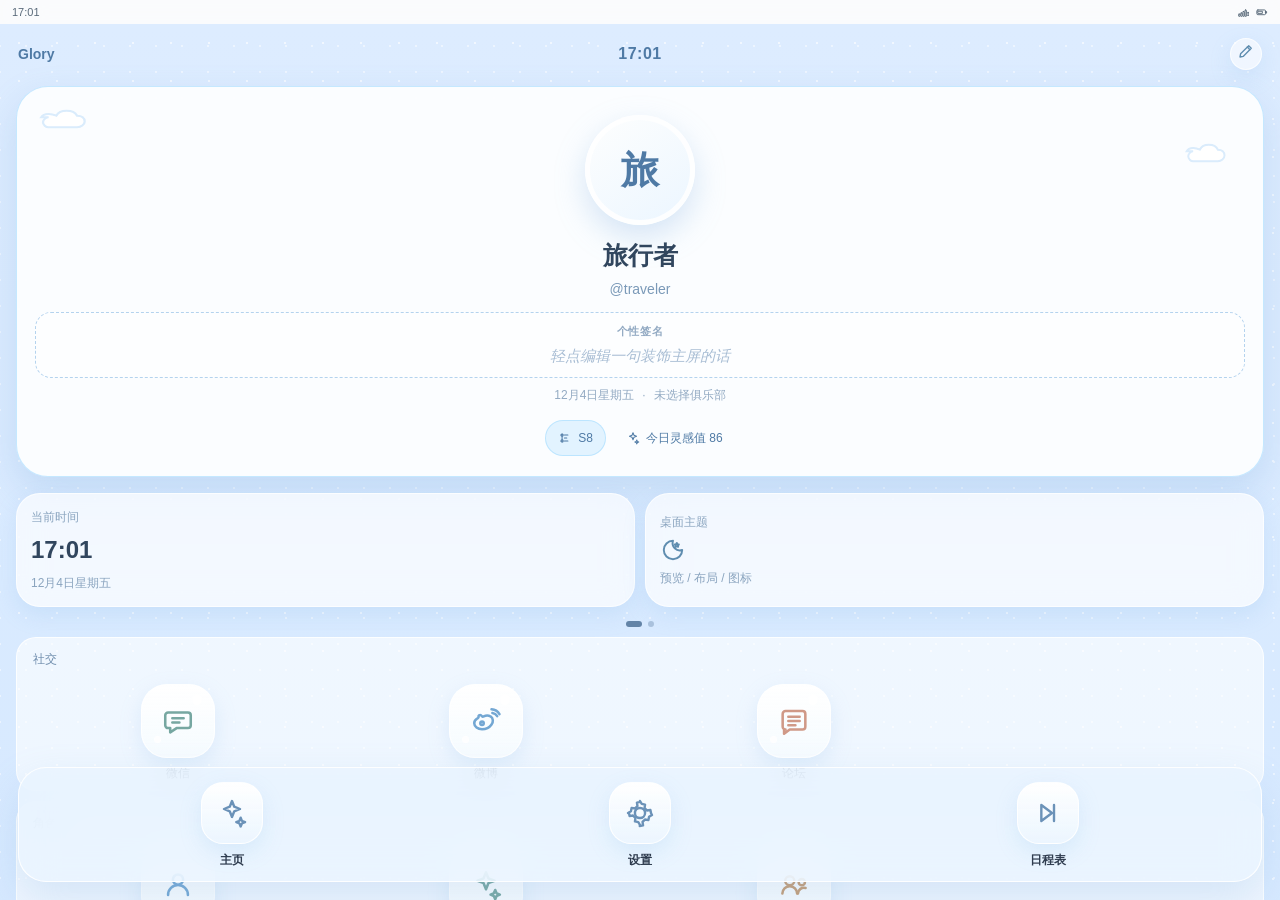
<file: index.html>
<!DOCTYPE html>
<html lang="zh-CN">
<head>
  <meta charset="UTF-8">
  <meta name="viewport" content="width=device-width, initial-scale=1.0, maximum-scale=1.0, user-scalable=no, viewport-fit=cover">
  <meta name="theme-color" content="#6ba3d6">
  <meta name="mobile-web-app-capable" content="yes">
  <meta name="apple-mobile-web-app-capable" content="yes">
  <meta name="apple-mobile-web-app-status-bar-style" content="black-translucent">
  <meta name="apple-mobile-web-app-title" content="荣耀手机">
  <link rel="manifest" href="manifest.json">
  <link rel="apple-touch-icon" href="assets/icons/icon-192.png">
  <title>荣耀手机 - 全职高手</title>
  <link rel="stylesheet" href="css/variables.css?v=20">
  <link rel="stylesheet" href="css/global.css?v=20">
  <link rel="stylesheet" href="css/components.css?v=20">
  <link rel="stylesheet" href="css/pages.css?v=20">
  <!-- 发版到 GitHub 后若用户仍看到旧界面：把下面与 link ?v= 的数字改成相同新号再推送 -->
  <script>window.__GLORY_BUILD__ = '20';</script>
  <script type="module" src="js/boot.js?v=20"></script>
</head>
<body>
  <div id="app">
    <div id="status-bar">
      <span id="status-time"></span>
      <span id="status-icons">
        <span id="wifi-icon"></span>
        <span id="battery-icon"></span>
      </span>
    </div>
    <div id="page-container"></div>
    <div id="toast-container"></div>
    <div id="modal-container"></div>
    <div id="context-menu-container"></div>
  </div>
</body>
</html>
</file>
<file: css/variables.css>
:root {
  --primary: #6ba3d6;
  --primary-light: #a8cce8;
  --primary-dark: #4a7fb5;
  --primary-bg: #e8f0fe;
  --cream: #fffdf9;
  --milk-blue: #eef7ff;
  --powder-blue: #d8ebff;
  --deep-blue: #4f7aa5;
  --soft-blue: #5f8db0;
  --dot-blue: rgba(157, 205, 245, 0.55);
  --card-white: rgba(255, 255, 255, 0.88);
  --card-border-blue: rgba(176, 224, 255, 0.72);
  --home-shadow: 0 14px 35px rgba(111, 161, 210, 0.22);
  --home-shadow-soft: 0 8px 22px rgba(120, 175, 225, 0.18);

  --bg: #f0f4f8;
  --bg-card: rgba(255, 255, 255, 0.72);
  --bg-card-solid: #ffffff;
  --bg-modal: rgba(255, 255, 255, 0.88);
  --bg-input: rgba(255, 255, 255, 0.6);
  --bg-hover: rgba(106, 163, 214, 0.08);
  --bg-active: rgba(106, 163, 214, 0.15);

  --text: #1a2a3a;
  --text-secondary: #5a6a7a;
  --text-hint: #8a9aaa;
  --text-inverse: #ffffff;

  --bubble-self: #95d0f5;
  --bubble-self-text: #1a2a3a;
  --bubble-other: #ffffff;
  --bubble-other-text: #1a2a3a;

  --border: rgba(0, 0, 0, 0.06);
  --border-strong: rgba(0, 0, 0, 0.12);
  --shadow: 0 2px 12px rgba(0, 0, 0, 0.06);
  --shadow-lg: 0 8px 32px rgba(0, 0, 0, 0.1);

  --glass-blur: 20px;
  --glass-bg: rgba(255, 255, 255, 0.65);
  --glass-border: rgba(255, 255, 255, 0.3);

  --radius-sm: 8px;
  --radius-md: 12px;
  --radius-lg: 20px;
  --radius-xl: 28px;
  --radius-full: 9999px;

  --z-page: 1;
  --z-navbar: 100;
  --z-tabbar: 100;
  --z-modal: 500;
  --z-toast: 600;
  --z-context: 700;
  --z-status: 800;

  --safe-top: env(safe-area-inset-top, 0px);
  --safe-bottom: env(safe-area-inset-bottom, 0px);

  --font-xs: 11px;
  --font-sm: 13px;
  --font-md: 15px;
  --font-lg: 17px;
  --font-xl: 20px;
  --font-xxl: 24px;

  --navbar-h: 48px;
  --tabbar-h: 56px;
  --status-h: 24px;
  --home-grid-icon-size: 74px;

  --red: #e74c3c;
  --green: #27ae60;
  --orange: #f39c12;
  --yellow: #f1c40f;
  --purple: #9b59b6;
}

[data-theme="dark"] {
  --primary: #7bb8e8;
  --primary-light: #5a9ad0;
  --primary-dark: #9dd0f5;
  --primary-bg: #1a2030;
  --cream: #111827;
  --milk-blue: #152132;
  --powder-blue: rgba(100, 146, 196, 0.3);
  --deep-blue: #b8d8f5;
  --soft-blue: #91b7da;
  --dot-blue: rgba(122, 184, 232, 0.18);
  --card-white: rgba(22, 30, 45, 0.84);
  --card-border-blue: rgba(110, 160, 210, 0.25);
  --home-shadow: 0 14px 35px rgba(0, 0, 0, 0.34);
  --home-shadow-soft: 0 8px 22px rgba(0, 0, 0, 0.2);

  --bg: #0d1117;
  --bg-card: rgba(30, 40, 55, 0.75);
  --bg-card-solid: #1e2837;
  --bg-modal: rgba(20, 28, 40, 0.92);
  --bg-input: rgba(255, 255, 255, 0.08);
  --bg-hover: rgba(123, 184, 232, 0.08);
  --bg-active: rgba(123, 184, 232, 0.15);

  --text: #e0e8f0;
  --text-secondary: #8a9aaa;
  --text-hint: #5a6a7a;
  --text-inverse: #1a2a3a;

  --bubble-self: #2a5a8a;
  --bubble-self-text: #e0e8f0;
  --bubble-other: #1e2837;
  --bubble-other-text: #e0e8f0;

  --border: rgba(255, 255, 255, 0.06);
  --border-strong: rgba(255, 255, 255, 0.12);
  --shadow: 0 2px 12px rgba(0, 0, 0, 0.2);
  --shadow-lg: 0 8px 32px rgba(0, 0, 0, 0.3);

  --glass-blur: 24px;
  --glass-bg: rgba(20, 28, 40, 0.7);
  --glass-border: rgba(255, 255, 255, 0.08);
}

@media (prefers-color-scheme: dark) {
  :root:not([data-theme="light"]) {
    --primary: #7bb8e8;
    --primary-light: #5a9ad0;
    --primary-dark: #9dd0f5;
    --primary-bg: #1a2030;
    --bg: #0d1117;
    --bg-card: rgba(30, 40, 55, 0.75);
    --bg-card-solid: #1e2837;
    --bg-modal: rgba(20, 28, 40, 0.92);
    --bg-input: rgba(255, 255, 255, 0.08);
    --bg-hover: rgba(123, 184, 232, 0.08);
    --bg-active: rgba(123, 184, 232, 0.15);
    --text: #e0e8f0;
    --text-secondary: #8a9aaa;
    --text-hint: #5a6a7a;
    --text-inverse: #1a2a3a;
    --bubble-self: #2a5a8a;
    --bubble-self-text: #e0e8f0;
    --bubble-other: #1e2837;
    --bubble-other-text: #e0e8f0;
    --border: rgba(255, 255, 255, 0.06);
    --border-strong: rgba(255, 255, 255, 0.12);
    --shadow: 0 2px 12px rgba(0, 0, 0, 0.2);
    --shadow-lg: 0 8px 32px rgba(0, 0, 0, 0.3);
    --glass-blur: 24px;
    --glass-bg: rgba(20, 28, 40, 0.7);
    --glass-border: rgba(255, 255, 255, 0.08);
  }
}
</file>
<file: css/global.css>
*, *::before, *::after { box-sizing: border-box; margin: 0; padding: 0; }

html {
  font-size: 16px;
  -webkit-text-size-adjust: 100%;
  -webkit-tap-highlight-color: transparent;
  height: 100%;
  height: -webkit-fill-available;
}

body {
  font-family: -apple-system, BlinkMacSystemFont, "PingFang SC", "Hiragino Sans GB", "Microsoft YaHei", "Noto Sans CJK SC", sans-serif;
  background: var(--bg);
  color: var(--text);
  line-height: 1.5;
  overflow: hidden;
  height: 100vh;
  height: 100dvh;
  height: -webkit-fill-available;
  overscroll-behavior: none;
  user-select: none;
  -webkit-user-select: none;
}

/* 已安装 / 全屏显示模式（PWA）：与系统全屏/独立窗口对齐，避免露边 */
@media (display-mode: standalone), (display-mode: fullscreen), (display-mode: minimal-ui) {
  html {
    height: 100%;
    height: -webkit-fill-available;
  }
  body {
    height: 100%;
    height: 100dvh;
    height: -webkit-fill-available;
    min-height: 100%;
    min-height: -webkit-fill-available;
  }
  #app {
    height: 100%;
    min-height: 100%;
    min-height: -webkit-fill-available;
  }
}

#app {
  position: relative;
  width: 100%;
  height: 100%;
  overflow: hidden;
  background-image: var(--wallpaper, none);
  background-size: cover;
  background-position: center;
}

#status-bar {
  position: fixed;
  top: 0;
  left: 0;
  right: 0;
  height: var(--status-h);
  padding: 0 12px;
  display: flex;
  justify-content: space-between;
  align-items: center;
  font-size: var(--font-xs);
  color: var(--text-secondary);
  background: var(--glass-bg);
  backdrop-filter: blur(var(--glass-blur));
  -webkit-backdrop-filter: blur(var(--glass-blur));
  z-index: var(--z-status);
  padding-top: var(--safe-top);
}

#status-icons {
  display: flex;
  gap: 6px;
  align-items: center;
}
#status-icons > span {
  display: inline-flex;
  align-items: center;
  justify-content: center;
  color: var(--text-secondary);
}
.status-icon {
  width: 14px;
  height: 14px;
}

#page-container {
  position: absolute;
  top: var(--status-h);
  left: 0;
  right: 0;
  bottom: 0;
  overflow: hidden;
}

#toast-container {
  position: fixed;
  top: 60px;
  left: 50%;
  transform: translateX(-50%);
  z-index: var(--z-toast);
  display: flex;
  flex-direction: column;
  align-items: center;
  gap: 8px;
  pointer-events: none;
}

#modal-container, #context-menu-container {
  position: fixed;
  top: 0; left: 0; right: 0; bottom: 0;
  z-index: var(--z-modal);
  pointer-events: none;
}
#modal-container.active, #context-menu-container.active {
  pointer-events: auto;
}

a { color: var(--primary); text-decoration: none; }
img { max-width: 100%; display: block; }
button { font: inherit; cursor: pointer; border: none; background: none; color: inherit; }
input, textarea, select { font: inherit; color: inherit; }

::-webkit-scrollbar { width: 3px; }
::-webkit-scrollbar-track { background: transparent; }
::-webkit-scrollbar-thumb { background: var(--border-strong); border-radius: 3px; }

.glass {
  background: var(--glass-bg);
  backdrop-filter: blur(var(--glass-blur));
  -webkit-backdrop-filter: blur(var(--glass-blur));
  border: 1px solid var(--glass-border);
}

.card {
  background: var(--bg-card);
  backdrop-filter: blur(16px);
  -webkit-backdrop-filter: blur(16px);
  border-radius: var(--radius-md);
  border: 1px solid var(--border);
  box-shadow: var(--shadow);
}

.page {
  position: absolute;
  top: 0; left: 0; right: 0; bottom: 0;
  overflow-y: auto;
  overflow-x: hidden;
  -webkit-overflow-scrolling: touch;
  background: var(--bg);
}

.page-enter { animation: pageIn 0.25s ease-out; }
.page-exit { animation: pageOut 0.2s ease-in forwards; }

@keyframes pageIn {
  from { opacity: 0; transform: translateX(30px); }
  to { opacity: 1; transform: translateX(0); }
}
@keyframes pageOut {
  from { opacity: 1; transform: translateX(0); }
  to { opacity: 0; transform: translateX(-30px); }
}

@keyframes fadeIn {
  from { opacity: 0; }
  to { opacity: 1; }
}
@keyframes slideUp {
  from { transform: translateY(100%); }
  to { transform: translateY(0); }
}
@keyframes scaleIn {
  from { opacity: 0; transform: scale(0.9); }
  to { opacity: 1; transform: scale(1); }
}

.truncate {
  overflow: hidden;
  text-overflow: ellipsis;
  white-space: nowrap;
}

.flex { display: flex; }
.flex-col { display: flex; flex-direction: column; }
.flex-center { display: flex; align-items: center; justify-content: center; }
.flex-between { display: flex; align-items: center; justify-content: space-between; }
.flex-1 { flex: 1; min-width: 0; }
.gap-4 { gap: 4px; }
.gap-8 { gap: 8px; }
.gap-12 { gap: 12px; }
.gap-16 { gap: 16px; }
</file>
<file: css/components.css>
/* Navbar */
.navbar {
  position: sticky;
  top: 0;
  height: var(--navbar-h);
  display: flex;
  align-items: center;
  padding: 0 12px;
  background: rgba(255, 255, 255, 0.82);
  backdrop-filter: blur(18px);
  -webkit-backdrop-filter: blur(18px);
  border-bottom: 1px solid var(--card-border-blue);
  z-index: var(--z-navbar);
  gap: 8px;
}
.navbar-title {
  flex: 1;
  font-size: 16px;
  font-weight: 600;
  text-align: center;
  color: var(--deep-blue);
  overflow: hidden;
  text-overflow: ellipsis;
  white-space: nowrap;
}
.navbar-btn {
  width: 36px;
  height: 36px;
  display: flex;
  align-items: center;
  justify-content: center;
  border-radius: var(--radius-full);
  color: var(--soft-blue);
  transition: background 0.15s;
}
.navbar-btn:active { background: rgba(176, 224, 255, 0.2); }
.svg-icon {
  display: inline-flex;
  align-items: center;
  justify-content: center;
  width: 1.15em;
  height: 1.15em;
  color: currentColor;
}
.svg-icon svg {
  width: 100%;
  height: 100%;
  display: block;
}
.svg-icon svg path,
.svg-icon svg circle,
.svg-icon svg rect {
  stroke: currentColor;
  stroke-width: 1.8;
  fill: none;
  stroke-linecap: round;
  stroke-linejoin: round;
}

/* Tabbar */
.tabbar {
  position: fixed;
  bottom: 0;
  left: 0;
  right: 0;
  height: var(--tabbar-h);
  padding-bottom: var(--safe-bottom);
  display: flex;
  align-items: center;
  justify-content: space-around;
  background: var(--glass-bg);
  backdrop-filter: blur(var(--glass-blur));
  -webkit-backdrop-filter: blur(var(--glass-blur));
  border-top: 1px solid var(--border);
  z-index: var(--z-tabbar);
}
.tabbar-item {
  display: flex;
  flex-direction: column;
  align-items: center;
  gap: 2px;
  font-size: 10px;
  color: var(--text-hint);
  padding: 4px 12px;
  border-radius: var(--radius-sm);
  transition: color 0.15s;
}
.tabbar-item .tab-icon { font-size: 22px; }
.tabbar-item.active { color: var(--primary); }
.tabbar-item:active { background: var(--bg-active); }

/* Avatar */
.avatar {
  width: 40px;
  height: 40px;
  border-radius: 50%;
  background: linear-gradient(145deg, #f7fbff, #dff1ff);
  display: flex;
  align-items: center;
  justify-content: center;
  font-size: 18px;
  color: var(--deep-blue);
  overflow: hidden;
  flex-shrink: 0;
  border: none;
  box-shadow: none;
}
.avatar img { width: 100%; height: 100%; object-fit: cover; }
.avatar-sm { width: 36px; height: 36px; font-size: 15px; }
.avatar-lg { width: 56px; height: 56px; font-size: 24px; }
.avatar-xl { width: 72px; height: 72px; font-size: 32px; }

/* Chat Bubble */
.bubble-row {
  display: flex;
  gap: 10px;
  padding: 3px 10px;
  max-width: 100%;
  align-items: flex-start;
}
.bubble-row.self { flex-direction: row-reverse; }
.bubble-wrap { max-width: 78%; display: flex; flex-direction: column; }
.bubble-row.self .bubble-wrap { align-items: flex-end; }
.bubble-avatar-slot {
  width: 36px;
  flex-shrink: 0;
  display: flex;
  align-items: flex-start;
}
.bubble-sender {
  font-size: var(--font-xs);
  color: var(--soft-blue);
  margin-bottom: 4px;
  padding: 0 6px;
}
.bubble {
  padding: 9px 12px;
  border-radius: var(--radius-md);
  font-size: 13px;
  line-height: 1.45;
  word-break: break-word;
  position: relative;
}
.bubble-row:not(.self) .bubble {
  background: var(--bubble-other);
  color: var(--bubble-other-text);
  border: 1px solid var(--border);
  box-shadow: 0 1px 2px rgba(0, 0, 0, 0.04);
}
.bubble-row.self .bubble {
  background: var(--bubble-self);
  color: var(--bubble-self-text);
  border: 1px solid var(--border);
  box-shadow: 0 1px 2px rgba(0, 0, 0, 0.06);
}
.bubble-time {
  font-size: var(--font-xs);
  color: #6d92b5;
  margin-top: 4px;
  padding: 0 6px;
}
.bubble-reactions {
  display: flex;
  gap: 4px;
  margin-top: 4px;
  flex-wrap: wrap;
}
.bubble-reaction {
  background: var(--bg-card);
  border: 1px solid var(--border);
  border-radius: var(--radius-full);
  padding: 1px 6px;
  font-size: var(--font-xs);
}
.bubble-reply-ref {
  background: var(--bg-input);
  border-radius: var(--radius-sm);
  padding: 4px 8px;
  margin-bottom: 4px;
  font-size: var(--font-sm);
  color: var(--text-secondary);
  border-left: 2px solid var(--primary);
}
.bubble.recalled {
  opacity: 0.5;
  font-style: italic;
  font-size: var(--font-sm);
}

/* System message */
.system-msg {
  text-align: center;
  font-size: var(--font-xs);
  color: var(--text-hint);
  padding: 8px 24px;
}

/* Chat input bar */
.chat-input-bar {
  display: flex;
  align-items: flex-end;
  gap: 8px;
  padding: 8px 12px;
  padding-bottom: calc(8px + var(--safe-bottom));
  background: rgba(255, 255, 255, 0.98);
  backdrop-filter: blur(15px);
  -webkit-backdrop-filter: blur(15px);
  border-top: 1px solid #ebedf0;
}
.chat-input {
  flex: 1;
  min-height: 36px;
  max-height: 120px;
  padding: 10px 14px;
  border-radius: 28px;
  border: 1px solid #dde2e8;
  background: #ffffff;
  resize: none;
  outline: none;
  font-size: 14px;
  line-height: 1.4;
  color: #1f2937;
  caret-color: #3b82f6;
}
.chat-input:focus { border-color: var(--primary); }
.chat-input::placeholder { color: #7f9fbf; }
.chat-send-btn {
  width: 36px;
  height: 36px;
  border-radius: 50%;
  background: #5f8db0;
  color: #ffffff;
  display: flex;
  align-items: center;
  justify-content: center;
  flex-shrink: 0;
  box-shadow: 0 3px 8px rgba(95, 141, 176, 0.5);
}
.chat-send-btn:active { opacity: 0.8; }

/* QQ-like cleaner chat layout */
.chat-page .bubble-row {
  gap: 12px;
  padding: 6px 12px;
}
.chat-page .bubble-avatar-slot {
  width: 44px;
}
.chat-page .avatar {
  width: 44px;
  height: 44px;
  border: none;
  box-shadow: none;
}
.chat-page .bubble-wrap {
  max-width: min(78%, 520px);
}
/*
 * 自己侧：flex-end 整行贴右；order 让气泡在左、头像在右（与 gap 一致）。
 * 气泡列不 flex 放大（0 1 auto），宽=max(内容,max-width 帽)；内部 flex-end → 图/文右缘对齐。
 */
.chat-page .bubble-row.self {
  display: flex;
  flex-direction: row;
  justify-content: flex-end;
  align-items: flex-start;
  gap: 12px;
}
.chat-page .bubble-row.self .bubble-avatar-slot {
  order: 2;
  flex: 0 0 44px;
  width: 44px;
}
.chat-page .bubble-row.self .bubble-wrap {
  order: 1;
  flex: 0 1 auto;
  min-width: 0;
  max-width: min(78%, 520px);
  box-sizing: border-box;
}
.chat-page .bubble {
  border-radius: 14px;
}
.chat-tools-row {
  display: flex;
  gap: 16px;
  padding: 8px 16px;
  overflow-x: auto;
}
.chat-tool-btn {
  display: flex;
  flex-direction: column;
  align-items: center;
  gap: 4px;
  font-size: var(--font-xs);
  color: var(--text-secondary);
  min-width: 48px;
}
.chat-tool-btn .tool-icon {
  width: 40px;
  height: 40px;
  border-radius: var(--radius-md);
  background: linear-gradient(145deg, #ffffff, #e8f4ff);
  border: 1px solid #cde7ff;
  display: flex;
  align-items: center;
  justify-content: center;
  color: var(--soft-blue);
  box-shadow: var(--home-shadow-soft);
}

/* List items */
.list-item {
  display: flex;
  align-items: center;
  gap: 12px;
  padding: 12px 16px;
  border-bottom: 1px solid var(--border);
  transition: background 0.1s;
}
.list-item:active { background: var(--bg-active); }
.list-item-content { flex: 1; min-width: 0; }
.list-item-title { font-size: var(--font-md); font-weight: 500; }
.list-item-subtitle {
  font-size: var(--font-sm);
  color: var(--text-secondary);
  overflow: hidden;
  text-overflow: ellipsis;
  white-space: nowrap;
}
.list-item-right {
  font-size: var(--font-xs);
  color: var(--text-hint);
  text-align: right;
  flex-shrink: 0;
}
.badge {
  display: inline-flex;
  align-items: center;
  justify-content: center;
  min-width: 18px;
  height: 18px;
  padding: 0 5px;
  border-radius: var(--radius-full);
  background: var(--red);
  color: #fff;
  font-size: 11px;
  font-weight: 600;
}

/* Modal */
.modal-overlay {
  position: fixed;
  top: 0; left: 0; right: 0; bottom: 0;
  background: rgba(0, 0, 0, 0.4);
  display: flex;
  align-items: flex-end;
  justify-content: center;
  z-index: var(--z-modal);
  animation: fadeIn 0.2s;
}
.modal-sheet {
  width: 100%;
  max-height: 85vh;
  background: var(--bg-card-solid);
  border-radius: var(--radius-xl) var(--radius-xl) 0 0;
  overflow: hidden;
  animation: slideUp 0.3s ease-out;
}
.modal-sheet-center {
  align-items: center;
  padding: 24px;
}
.modal-sheet-center .modal-sheet {
  width: 85%;
  max-width: 360px;
  border-radius: var(--radius-xl);
  animation: scaleIn 0.25s ease-out;
}
.modal-header {
  display: flex;
  align-items: center;
  justify-content: space-between;
  padding: 16px;
  border-bottom: 1px solid var(--border);
}
.modal-header h3 { font-size: var(--font-lg); font-weight: 600; }
.modal-body { padding: 16px; overflow-y: auto; max-height: 60vh; }

/* Context menu */
.context-menu {
  position: fixed;
  background: var(--bg-card-solid);
  border-radius: var(--radius-md);
  box-shadow: var(--shadow-lg);
  padding: 4px 0;
  min-width: 140px;
  z-index: var(--z-context);
  animation: scaleIn 0.15s ease-out;
}
.context-menu-item {
  display: flex;
  align-items: center;
  gap: 8px;
  padding: 10px 16px;
  font-size: var(--font-md);
  transition: background 0.1s;
}
.context-menu-item:active { background: var(--bg-active); }

/* Toast */
.toast {
  background: var(--bg-card-solid);
  color: var(--text);
  padding: 10px 20px;
  border-radius: var(--radius-full);
  box-shadow: var(--shadow-lg);
  font-size: var(--font-sm);
  animation: scaleIn 0.2s ease-out;
  pointer-events: auto;
}

/* Form controls */
.form-group { margin-bottom: 16px; }
.form-label {
  display: block;
  font-size: var(--font-sm);
  color: var(--text-secondary);
  margin-bottom: 6px;
  font-weight: 500;
}
.form-input {
  width: 100%;
  padding: 10px 12px;
  border-radius: var(--radius-md);
  border: 1px solid var(--border-strong);
  background: var(--bg-input);
  outline: none;
  font-size: var(--font-md);
  transition: border-color 0.15s;
}
.form-input:focus { border-color: var(--primary); }
.form-textarea {
  width: 100%;
  padding: 10px 12px;
  border-radius: var(--radius-md);
  border: 1px solid var(--border-strong);
  background: var(--bg-input);
  outline: none;
  font-size: var(--font-md);
  min-height: 80px;
  resize: vertical;
}
.btn {
  display: inline-flex;
  align-items: center;
  justify-content: center;
  gap: 6px;
  padding: 10px 20px;
  border-radius: var(--radius-full);
  font-size: var(--font-md);
  font-weight: 500;
  transition: opacity 0.15s, transform 0.1s;
}
.btn:active { opacity: 0.8; transform: scale(0.97); }
.btn-primary { background: var(--primary); color: var(--text-inverse); }
.btn-outline { border: 1px solid var(--primary); color: var(--primary); }
.btn-danger { background: var(--red); color: #fff; }
.btn-sm { padding: 6px 14px; font-size: var(--font-sm); }
.btn-block { width: 100%; }

/* Toggle switch */
.toggle {
  position: relative;
  width: 44px;
  height: 24px;
  background: var(--border-strong);
  border-radius: 12px;
  cursor: pointer;
  transition: background 0.2s;
  flex-shrink: 0;
}
.toggle.on { background: var(--primary); }
.toggle::after {
  content: '';
  position: absolute;
  top: 2px;
  left: 2px;
  width: 20px;
  height: 20px;
  border-radius: 50%;
  background: #fff;
  transition: transform 0.2s;
  box-shadow: 0 1px 3px rgba(0,0,0,0.2);
}
.toggle.on::after { transform: translateX(20px); }

/* Section */
.section-header {
  font-size: var(--font-sm);
  color: var(--text-hint);
  padding: 16px 16px 8px;
  text-transform: uppercase;
  letter-spacing: 0.5px;
}

/* Special cards */
.red-packet-card {
  background: linear-gradient(135deg, #e74c3c, #c0392b);
  color: #fff;
  border-radius: var(--radius-lg);
  padding: 16px;
  min-width: 200px;
}
.transfer-card {
  background: linear-gradient(135deg, var(--orange), #e67e22);
  color: #fff;
  border-radius: var(--radius-lg);
  padding: 16px;
  min-width: 200px;
}
.location-card {
  background: var(--bg-card);
  border-radius: var(--radius-lg);
  overflow: hidden;
  min-width: 220px;
  border: 1px solid var(--border);
}
.location-card-map {
  height: 100px;
  background: linear-gradient(135deg, #dfe6e9, #b2bec3);
  display: flex;
  align-items: center;
  justify-content: center;
  font-size: 32px;
}
.location-card-info { padding: 8px 12px; }

.link-card {
  background: var(--bg-card);
  border-radius: var(--radius-md);
  border: 1px solid var(--border);
  padding: 10px 12px;
  display: flex;
  gap: 8px;
  align-items: center;
  min-width: 200px;
}
.link-card-icon {
  width: 40px;
  height: 40px;
  border-radius: var(--radius-sm);
  background: var(--primary-light);
  display: flex;
  align-items: center;
  justify-content: center;
  font-size: 20px;
  flex-shrink: 0;
}
.link-card-info { flex: 1; min-width: 0; }
.link-card-title { font-size: var(--font-sm); font-weight: 500; }
.link-card-desc { font-size: var(--font-xs); color: var(--text-hint); }
.link-card-source { font-size: var(--font-xs); color: var(--text-hint); margin-top: 2px; }

.voice-msg {
  display: flex;
  align-items: center;
  gap: 8px;
  padding: 8px 12px;
  min-width: 80px;
}
.voice-msg-wave { display: flex; align-items: center; gap: 2px; }
.voice-msg-wave span {
  width: 3px;
  border-radius: 2px;
  background: currentColor;
  animation: waveAnim 0.8s ease-in-out infinite alternate;
}
.voice-msg-wave span:nth-child(2) { animation-delay: 0.15s; }
.voice-msg-wave span:nth-child(3) { animation-delay: 0.3s; }
@keyframes waveAnim {
  from { height: 6px; }
  to { height: 16px; }
}
.voice-msg-dur { font-size: var(--font-sm); }

/* 独立表情包/纯图：无气泡底色与描边，贴会话背景（类似微信贴纸） */
.chat-sticker-slot {
  display: block;
  width: fit-content;
  max-width: 100%;
  line-height: 0;
}
.chat-sticker {
  display: block;
  width: fit-content;
  max-width: 100%;
  line-height: 0;
}
.chat-sticker-slot .chat-sticker img,
.chat-sticker img {
  display: block;
  max-width: min(100%, 200px);
  max-height: min(44vh, 260px);
  width: auto;
  height: auto;
  object-fit: contain;
  object-position: center bottom;
  border: none;
  border-radius: 0;
  box-shadow: none;
  vertical-align: bottom;
}
@media (max-width: 480px) {
  .chat-sticker-slot .chat-sticker img,
  .chat-sticker img {
    max-width: min(100%, 132px);
    max-height: min(30vh, 168px);
  }
}

/* 表情包/纯图：主行不要用 width:100%（会在列里拉满再留白）；与文字气泡一样靠内容宽度 + 外层 bubble-wrap 的 align-items 贴边 */
.bubble-mainline {
  display: flex;
  align-items: center;
}
.bubble-mainline--media {
  display: block;
  width: max-content;
  max-width: 100%;
  min-width: 0;
}
.bubble-mainline--media .blocked-indicator {
  display: inline-block;
  vertical-align: middle;
  margin-left: 4px;
}

.chat-sticker-picker {
  align-content: start;
}

.chat-sticker-picker .stk-pick {
  border: none;
  background: transparent;
  padding: 4px 2px 2px;
  display: flex;
  flex-direction: column;
  align-items: center;
  gap: 2px;
  max-width: 100%;
  min-width: 0;
}

.chat-sticker-picker .stk-pick-label {
  display: block;
  width: 100%;
  font-size: 10px;
  line-height: 1.2;
  color: var(--text-secondary);
  text-align: center;
  overflow: hidden;
  text-overflow: ellipsis;
  white-space: nowrap;
}

.chat-sticker-picker .stk-pick-img {
  display: block;
  width: 40px;
  height: 40px;
  object-fit: contain;
  border-radius: 8px;
  background: var(--bg-card);
  flex-shrink: 0;
}
@media (max-width: 480px) {
  .chat-sticker-picker .stk-pick-img {
    width: 34px;
    height: 34px;
  }
}

/* 淘宝 / 美团 风格「分享购物」卡片 */
.order-share-card {
  min-width: 220px;
  max-width: 280px;
  border-radius: var(--radius-md);
  overflow: hidden;
  border: 1px solid rgba(0, 0, 0, 0.06);
  box-shadow: 0 2px 8px rgba(0, 0, 0, 0.06);
  font-size: var(--font-xs);
}
.order-share-header {
  display: flex;
  align-items: center;
  justify-content: space-between;
  padding: 8px 10px;
  font-weight: 600;
}
.order-share-brand { font-size: var(--font-sm); }
.order-share-sub { font-size: 10px; opacity: 0.85; font-weight: 500; }
.order-share-body {
  display: flex;
  gap: 10px;
  padding: 0 10px 10px;
}
.order-share-thumb {
  width: 56px;
  height: 56px;
  border-radius: 8px;
  flex-shrink: 0;
  background: linear-gradient(145deg, rgba(255, 255, 255, 0.5), rgba(0, 0, 0, 0.06));
}
.order-share-main { flex: 1; min-width: 0; }
.order-share-title {
  font-size: var(--font-sm);
  font-weight: 600;
  line-height: 1.35;
  display: -webkit-box;
  -webkit-line-clamp: 2;
  -webkit-box-orient: vertical;
  overflow: hidden;
}
.order-share-price {
  margin-top: 6px;
  display: flex;
  align-items: baseline;
  gap: 6px;
}
.order-share-price-label { font-size: 10px; opacity: 0.75; }
.order-share-price-num { font-size: var(--font-md); font-weight: 700; }
.order-share-note {
  margin-top: 6px;
  font-size: 11px;
  opacity: 0.88;
  line-height: 1.35;
}
.order-share-footer {
  display: flex;
  align-items: center;
  justify-content: space-between;
  padding: 8px 10px;
  border-top: 1px solid rgba(0, 0, 0, 0.06);
  font-size: 10px;
}
.order-share-linkish {
  color: #1677ff;
  font-weight: 500;
}
.order-share-hint { opacity: 0.55; }

.order-share-card--taobao .order-share-header {
  background: linear-gradient(90deg, #ff5000 0%, #ff7a45 100%);
  color: #fff;
}
.order-share-card--taobao .order-share-sub { color: rgba(255, 255, 255, 0.9); }
.order-share-card--taobao .order-share-thumb {
  background: linear-gradient(145deg, #ffe8dc, #ffcda2);
}
.order-share-card--taobao .order-share-linkish { color: #ff5000; }

.order-share-card--meituan .order-share-header {
  background: linear-gradient(90deg, #ffc300 0%, #ffda44 100%);
  color: #3d2e00;
}
.order-share-card--meituan .order-share-sub { color: rgba(0, 0, 0, 0.5); }
.order-share-card--meituan .order-share-thumb {
  background: linear-gradient(145deg, #fff8dc, #f0e68c);
}
.order-share-card--meituan .order-share-linkish { color: #d19000; }

.order-share-card--jd .order-share-header {
  background: linear-gradient(90deg, #e3393c 0%, #ff6b6b 100%);
  color: #fff;
}
.order-share-card--jd .order-share-sub { color: rgba(255, 255, 255, 0.9); }
.order-share-card--jd .order-share-thumb {
  background: linear-gradient(145deg, #ffe0e0, #f0b0b0);
}
.order-share-card--jd .order-share-linkish { color: #e3393c; }

.order-share-card--pdd .order-share-header {
  background: linear-gradient(90deg, #e02e24 0%, #ff6a59 100%);
  color: #fff;
}
.order-share-card--pdd .order-share-sub { color: rgba(255, 255, 255, 0.9); }
.order-share-card--pdd .order-share-thumb {
  background: linear-gradient(145deg, #ffd6d0, #ffab9d);
}
.order-share-card--pdd .order-share-linkish { color: #e02e24; }

.order-share-card--generic .order-share-header {
  background: linear-gradient(90deg, #5b8def 0%, #7ec8f5 100%);
  color: #fff;
}
.order-share-card--generic .order-share-sub { color: rgba(255, 255, 255, 0.9); }
.order-share-card--generic .order-share-thumb {
  background: linear-gradient(145deg, #e8f4ff, #c5ddff);
}
.order-share-card--generic .order-share-linkish { color: #2f6fde; }

.text-image-card {
  background: var(--bg-card-solid);
  border-radius: var(--radius-md);
  padding: 16px 20px;
  font-size: var(--font-md);
  line-height: 1.8;
  border: 1px solid var(--border);
  min-width: 200px;
  max-width: 260px;
}

.textimg-card {
  min-width: 220px;
  max-width: 320px;
}
.textimg-card .link-card-icon {
  background: #eef3ff;
  color: #4d6bff;
}
.textimg-card .link-card-title {
  font-weight: 600;
}
.textimg-card .link-card-desc {
  display: -webkit-box;
  -webkit-line-clamp: 2;
  -webkit-box-orient: vertical;
  overflow: hidden;
}
</file>
<file: css/pages.css>
/* Home screen */
.home-page {
  min-height: 100%;
  background: linear-gradient(180deg, #eaf5ff 0%, #dcecff 100%);
  overflow-y: auto;
  padding: 0;
}
.home-scene {
  min-height: 100%;
  padding: 12px 16px calc(132px + var(--safe-bottom));
  position: relative;
  overflow: hidden;
  background:
    radial-gradient(circle at 12% 14%, rgba(255, 255, 255, 0.9) 0 2px, transparent 2px),
    radial-gradient(circle at 82% 8%, rgba(255, 255, 255, 0.9) 0 2px, transparent 2px),
    radial-gradient(circle at 16% 60%, rgba(255, 255, 255, 0.95) 0 1.8px, transparent 1.8px),
    radial-gradient(circle at 84% 72%, rgba(255, 255, 255, 0.95) 0 1.8px, transparent 1.8px),
    radial-gradient(circle at 50% 80%, rgba(255, 255, 255, 0.65) 0 1.3px, transparent 1.3px),
    linear-gradient(180deg, #ddecff 0%, #d4e8ff 100%);
  background-size: auto, auto, auto, auto, auto, 100% 100%;
}
.home-scene.has-custom-wallpaper {
  background-size: cover;
  background-position: center;
}
.home-snow {
  position: absolute;
  inset: 0;
  pointer-events: none;
  background-image:
    radial-gradient(circle, rgba(255, 255, 255, 0.9) 0 1.5px, transparent 1.5px),
    radial-gradient(circle, rgba(255, 255, 255, 0.75) 0 1px, transparent 1px);
  background-size: 38px 38px, 26px 26px;
  background-position: 0 0, 13px 9px;
  opacity: 0.65;
}
.home-topbar {
  position: relative;
  z-index: 2;
  display: grid;
  grid-template-columns: 1fr auto 1fr;
  align-items: center;
  color: var(--deep-blue);
  padding: 2px 2px 10px;
  font-weight: 700;
}
.home-topbar-brand {
  font-size: 14px;
  justify-self: start;
}
.home-topbar-clock {
  font-size: 16px;
  letter-spacing: 0.03em;
  justify-self: center;
}
.home-topbar-edit {
  justify-self: end;
  width: 32px;
  height: 32px;
  border-radius: 50%;
  color: var(--soft-blue);
  background: rgba(255, 255, 255, 0.55);
  border: 1px solid rgba(255, 255, 255, 0.75);
  box-shadow: var(--home-shadow-soft);
}
.home-inline-icon {
  width: 18px;
  height: 18px;
}
.home-hero-card {
  position: relative;
  z-index: 2;
  margin: 6px auto 16px;
  padding: 28px 18px 20px;
  border-radius: 32px;
  background: var(--card-white);
  border: 1px solid var(--card-border-blue);
  backdrop-filter: blur(16px);
  -webkit-backdrop-filter: blur(16px);
  box-shadow: var(--home-shadow);
  text-align: center;
}
.home-cloud {
  position: absolute;
  width: 66px;
  height: 28px;
  opacity: 0.9;
  background: url("data:image/svg+xml,%3Csvg xmlns='http://www.w3.org/2000/svg' viewBox='0 0 74 34'%3E%3Cpath d='M16 15c-3 0-6 3-6 6s3 6 6 6h30c4 0 8-3 8-7s-3-7-8-7c-2-4-6-6-11-6-5 0-9 2-11 6-2-1-4-2-8-2-4 0-7 2-8 4z' fill='%23ffffff' stroke='%23d5e9fb' stroke-width='2.4'/%3E%3C/svg%3E") no-repeat center/contain;
}
.home-cloud-left {
  top: 18px;
  left: 18px;
  transform: scaleX(1.15);
}
.home-cloud-right {
  top: 52px;
  right: 20px;
}
.home-hero-avatar {
  width: 110px;
  height: 110px;
  margin: 0 auto 12px;
  border-radius: 50%;
  background: linear-gradient(145deg, #fdfefe, #ecf6ff);
  border: 5px solid rgba(255, 255, 255, 0.9);
  box-shadow: 0 12px 30px rgba(139, 184, 226, 0.35);
  display: flex;
  align-items: center;
  justify-content: center;
  overflow: hidden;
}
.home-hero-avatar img {
  width: 100%;
  height: 100%;
  object-fit: cover;
}
.home-profile-fallback {
  font-size: 38px;
  color: var(--deep-blue);
  font-weight: 700;
}
.home-hero-name {
  font-size: 25px;
  font-weight: 700;
  color: #31465e;
}
.home-hero-id {
  margin-top: 4px;
  color: #7a99b8;
  font-size: 14px;
}
.home-hero-signature {
  display: block;
  width: 100%;
  margin: 12px 0 0;
  padding: 10px 12px;
  border-radius: 16px;
  border: 1px dashed rgba(120, 175, 225, 0.55);
  background: rgba(255, 255, 255, 0.45);
  text-align: center;
  cursor: pointer;
  font: inherit;
  color: inherit;
  -webkit-tap-highlight-color: transparent;
}
.home-hero-signature:active {
  background: rgba(223, 242, 255, 0.65);
}
.home-hero-signature-label {
  display: block;
  font-size: 11px;
  font-weight: 600;
  letter-spacing: 0.06em;
  color: #93aac3;
  text-transform: none;
  margin-bottom: 6px;
}
.home-hero-signature-text {
  font-size: 15px;
  font-weight: 500;
  color: #4a6582;
  line-height: 1.45;
  max-height: 3.1em;
  overflow: hidden;
  display: -webkit-box;
  -webkit-line-clamp: 2;
  -webkit-box-orient: vertical;
  white-space: pre-wrap;
  word-break: break-word;
}
.home-hero-signature-text.is-empty {
  font-weight: 400;
  font-style: italic;
  color: #a8bdd4;
}
.home-hero-meta {
  margin-top: 8px;
  color: #93aac3;
  font-size: 12px;
  display: inline-flex;
  align-items: center;
  gap: 8px;
}
.home-hero-pills {
  margin-top: 14px;
  display: flex;
  gap: 8px;
  justify-content: center;
  flex-wrap: wrap;
}
.home-pill {
  display: inline-flex;
  align-items: center;
  gap: 6px;
  padding: 8px 12px;
  border-radius: 999px;
  background: rgba(223, 242, 255, 0.9);
  color: var(--deep-blue);
  font-size: 12px;
  border: 1px solid rgba(176, 224, 255, 0.75);
}
.home-pill-icon {
  width: 14px;
  height: 14px;
}
.home-widget-row {
  position: relative;
  z-index: 2;
  display: grid;
  grid-template-columns: 1fr 1fr;
  gap: 10px;
  margin-bottom: 14px;
}
.home-widget {
  padding: 14px;
  border-radius: 24px;
  border: 1px solid rgba(255, 255, 255, 0.72);
  background: rgba(255, 255, 255, 0.68);
  backdrop-filter: blur(14px);
  -webkit-backdrop-filter: blur(14px);
  box-shadow: var(--home-shadow-soft);
  text-align: left;
}
.home-widget-title {
  color: #8aa4bf;
  font-size: 12px;
}
.home-widget-main {
  margin-top: 6px;
  color: #31465e;
  font-size: 24px;
  font-weight: 700;
}
.home-widget-sub {
  margin-top: 6px;
  color: #8aa4bf;
  font-size: 12px;
}
.home-widget-main-icon {
  display: flex;
  align-items: center;
}
.home-widget-icon {
  width: 26px;
  height: 26px;
  color: var(--soft-blue);
}
.home-grid {
  position: relative;
  z-index: 2;
  display: grid;
  grid-template-columns: repeat(4, 1fr);
  gap: 14px 10px;
  padding: 8px 2px 0;
}
.home-app {
  display: flex;
  flex-direction: column;
  align-items: center;
  gap: 8px;
  background: transparent;
}
.home-app-icon {
  width: var(--home-grid-icon-size);
  height: var(--home-grid-icon-size);
  border-radius: 26px;
  display: flex;
  align-items: center;
  justify-content: center;
  position: relative;
}
.home-app-art {
  width: 100%;
  height: 100%;
  position: relative;
  display: flex;
  align-items: center;
  justify-content: center;
  border-radius: 26px;
  background: linear-gradient(180deg, rgba(255,255,255,0.98), rgba(246,251,255,0.9));
  border: 1px solid rgba(255,255,255,0.85);
  box-shadow: var(--home-shadow-soft);
}
.home-app-bubble {
  position: absolute;
  border-radius: 50%;
  background: rgba(255,255,255,0.9);
}
.home-app-bubble-a {
  width: 10px;
  height: 10px;
  top: 10px;
  right: 12px;
}
.home-app-bubble-b {
  width: 7px;
  height: 7px;
  bottom: 14px;
  left: 12px;
}
.home-app-svg {
  width: 34px;
  height: 34px;
}
.app-theme-sky .home-app-svg { color: #73a7d3; }
.app-theme-cream .home-app-svg { color: #c69c73; }
.app-theme-mint .home-app-svg { color: #76a7a1; }
.app-theme-peach .home-app-svg { color: #d09987; }
.home-app-custom-icon {
  width: 100%;
  height: 100%;
  border-radius: 26px;
  object-fit: cover;
  border: 1px solid rgba(255,255,255,0.82);
  box-shadow: var(--home-shadow-soft);
}
.home-app-label {
  font-size: 12px;
  color: #2f3c4f;
  text-align: center;
  max-width: 72px;
  line-height: 1.2;
  white-space: normal;
}
.home-dock {
  position: fixed;
  left: 18px;
  right: 18px;
  bottom: calc(18px + var(--safe-bottom));
  z-index: 12;
  display: grid;
  grid-template-columns: repeat(3, 1fr);
  gap: 10px;
  padding: 14px 14px 12px;
  border-radius: 28px;
  background: rgba(233, 244, 255, 0.8);
  border: 1px solid rgba(255,255,255,0.88);
  backdrop-filter: blur(18px);
  -webkit-backdrop-filter: blur(18px);
  box-shadow: 0 18px 42px rgba(128, 174, 220, 0.24);
}
.home-dock-item {
  display: flex;
  flex-direction: column;
  align-items: center;
  gap: 7px;
}
.home-dock-icon {
  width: 62px;
  height: 62px;
  display: flex;
  align-items: center;
  justify-content: center;
}
.home-dock-icon-shell {
  width: 100%;
  height: 100%;
  border-radius: 22px;
  background: linear-gradient(180deg, rgba(255,255,255,0.98), rgba(236,246,255,0.95));
  border: 1px solid rgba(255,255,255,0.9);
  display: flex;
  align-items: center;
  justify-content: center;
  box-shadow: var(--home-shadow-soft);
}
.home-dock-svg {
  width: 32px;
  height: 32px;
  color: #6b92b8;
}
.home-dock-custom-icon {
  width: 100%;
  height: 100%;
  object-fit: cover;
  border-radius: 22px;
  box-shadow: var(--home-shadow-soft);
}
.home-dock-label {
  font-size: 12px;
  color: #2f3c4f;
  font-weight: 600;
}
.home-editor-list {
  display: flex;
  flex-direction: column;
  gap: 10px;
}
.home-editor-row {
  display: flex;
  align-items: center;
  justify-content: space-between;
  gap: 12px;
  padding: 10px 12px;
  border-radius: 16px;
  background: rgba(240, 248, 255, 0.75);
}
.home-editor-row-meta {
  display: flex;
  flex-direction: column;
  gap: 2px;
}
.home-editor-row-meta strong {
  color: #304965;
  font-size: 14px;
}
.home-editor-row-meta span {
  color: #8ba6c3;
  font-size: 12px;
}
.home-editor-row-actions {
  display: flex;
  gap: 8px;
}

.home-board { position: relative; z-index: 2; }
.home-page-dots {
  display: flex;
  justify-content: center;
  gap: 6px;
  margin: 2px 0 10px;
}
.home-page-dot {
  width: 6px;
  height: 6px;
  border-radius: 999px;
  background: rgba(86, 121, 157, 0.35);
}
.home-page-dot.active {
  width: 16px;
  background: rgba(86, 121, 157, 0.9);
}
.home-group-list {
  display: flex;
  flex-direction: column;
  gap: 10px;
}
.home-group-card {
  border: 1px solid rgba(255,255,255,0.82);
  border-radius: 20px;
  background: rgba(255,255,255,0.6);
  padding: 12px 10px 10px;
}
.home-group-title {
  font-size: 12px;
  color: #6e8cac;
  margin-bottom: 8px;
  padding-left: 6px;
}
.home-page-actions {
  display: flex;
  gap: 8px;
  justify-content: center;
  margin-top: 10px;
}
.home-edit-mode .home-app {
  animation: homeWiggle .16s ease-in-out infinite alternate;
}

/* 主页风格预设：异型组件 */
.home-scene.home-style-island .home-hero-card {
  border-radius: 34px 34px 24px 24px;
}
.home-scene.home-style-island .home-widget-row {
  grid-template-columns: 1.2fr 0.8fr;
}
.home-scene.home-style-island .home-widget {
  border-radius: 28px 18px 28px 18px;
}
.home-scene.home-style-island .home-group-list {
  display: grid;
  grid-template-columns: 1fr 1fr;
  gap: 10px;
}
.home-scene.home-style-island .home-group-card:nth-child(1) {
  grid-column: span 2;
  border-radius: 26px 26px 18px 18px;
}
.home-scene.home-style-island .home-group-card {
  border-radius: 22px 14px 22px 14px;
}
.home-scene.home-style-island .home-grid {
  grid-template-columns: repeat(3, 1fr);
}

.home-scene.home-style-magazine .home-hero-card {
  border-radius: 18px;
  text-align: left;
  padding: 22px 16px 16px;
}
.home-scene.home-style-magazine .home-cloud {
  display: none;
}
.home-scene.home-style-magazine .home-hero-avatar {
  margin: 0 0 10px;
  width: 88px;
  height: 88px;
}
.home-scene.home-style-magazine .home-hero-pills {
  justify-content: flex-start;
}
.home-scene.home-style-magazine .home-widget {
  border-radius: 16px;
}
.home-scene.home-style-magazine .home-group-card {
  border-radius: 14px;
}
.home-scene.home-style-magazine .home-grid {
  grid-template-columns: repeat(5, 1fr);
  gap: 12px 8px;
}
.home-scene.home-style-magazine .home-app-icon {
  width: 60px;
  height: 60px;
}

/* Freeform home layout */
.home-freeform-board {
  position: relative;
  z-index: 2;
  margin-top: 8px;
}
.home-freeform-canvas {
  display: grid;
  grid-template-columns: repeat(6, minmax(0, 1fr));
  grid-auto-rows: 56px;
  gap: 8px;
  padding: 6px 2px 0;
}
.home-free-item {
  border-radius: 18px;
  border: 1px solid rgba(255,255,255,0.86);
  background: rgba(255,255,255,0.65);
  box-shadow: var(--home-shadow-soft);
  color: #2f4661;
  overflow: hidden;
  display: flex;
  flex-direction: column;
  justify-content: center;
  align-items: center;
  gap: 4px;
}
.home-free-item.is-app .home-free-item-icon {
  width: 42px;
  height: 42px;
}
.home-free-item.is-app .home-app-art,
.home-free-item.is-app .home-app-custom-icon {
  border-radius: 16px;
}
.home-free-item-label {
  font-size: 12px;
  font-weight: 600;
  text-align: center;
  text-shadow: 0 1px 1px rgba(255,255,255,0.35);
}

/* Customizer canvas */
.hc-canvas {
  margin-top: 8px;
  border-radius: 16px;
  border: 1px solid rgba(200, 220, 241, 0.9);
  background: linear-gradient(180deg, #e7f2ff, #d8e9ff);
  min-height: 720px;
  display: grid;
  grid-template-columns: repeat(6, minmax(0, 1fr));
  grid-auto-rows: 56px;
  gap: 8px;
  padding: 10px;
}
.hc-phone-frame {
  margin-top: 8px;
  max-width: 390px;
  width: 100%;
  margin-left: auto;
  margin-right: auto;
  border-radius: 26px;
  padding: 8px;
  border: 1px solid rgba(186, 210, 236, 0.9);
  background: rgba(255,255,255,0.5);
}
.hc-phone-frame .hc-canvas {
  margin-top: 0;
  min-height: 0;
  aspect-ratio: 9 / 19.5;
  grid-auto-rows: minmax(24px, calc((100% - 88px) / 12));
}
.hc-item {
  border-radius: 16px;
  border: 1px dashed rgba(100, 142, 184, 0.45);
  background: rgba(255,255,255,0.7);
  color: #2f4661;
  display: flex;
  flex-direction: column;
  align-items: center;
  justify-content: center;
  gap: 6px;
  overflow: hidden;
}
.hc-item.is-component {
  border-style: solid;
  border-color: rgba(175, 202, 228, 0.8);
}
.hc-item.is-deco {
  border-radius: 24px 12px 24px 12px;
}
.hc-item[style*="border-radius:50%"] {
  aspect-ratio: 1 / 1;
}
.hc-item.is-selected .hc-item-text {
  text-shadow: 0 1px 1px rgba(255,255,255,0.6);
}
.hc-item.is-selected {
  outline: 2px solid #6d9fce;
}
.hc-item-svg {
  width: 26px;
  height: 26px;
}
.hc-item-text {
  font-size: 12px;
  font-weight: 600;
}
@keyframes homeWiggle {
  from { transform: rotate(-0.8deg); }
  to { transform: rotate(0.8deg); }
}

/* Home customizer */
.home-customizer-page .card-block {
  border-radius: 16px;
}
.hc-list {
  display: flex;
  flex-direction: column;
  gap: 8px;
}
.hc-row {
  display: flex;
  align-items: center;
  justify-content: space-between;
  gap: 10px;
  padding: 10px 12px;
  border-radius: 12px;
  background: rgba(240, 248, 255, 0.8);
  border: 1px solid rgba(210, 228, 246, 0.8);
}
.hc-row-main {
  display: flex;
  flex-direction: column;
  gap: 2px;
}
.hc-row-main strong {
  font-size: 13px;
  color: #2f4661;
}
.hc-row-main span {
  font-size: 11px;
  color: #8da8c5;
}
.hc-switch {
  display: inline-flex;
  align-items: center;
  gap: 6px;
  font-size: 12px;
  color: #4f6c8b;
}
.hc-preview {
  border-radius: 16px;
  padding: 12px;
  background: linear-gradient(180deg, #e7f2ff, #d6e8ff);
  border: 1px solid rgba(198, 220, 243, 0.9);
  display: flex;
  flex-direction: column;
  gap: 8px;
}
.hc-preview-block {
  border-radius: 12px;
  border: 1px solid rgba(255, 255, 255, 0.9);
  background: rgba(255, 255, 255, 0.75);
  padding: 12px;
  color: #4d6987;
  font-size: 12px;
  font-weight: 600;
}
.hc-preview.home-style-island .hc-preview-block.hc-hero {
  border-radius: 20px 20px 12px 12px;
}
.hc-preview.home-style-island .hc-preview-block.hc-widgets {
  border-radius: 18px 10px 18px 10px;
}
.hc-preview.home-style-magazine .hc-preview-block {
  border-radius: 8px;
}
.hc-edit-mode .hc-row[data-id] {
  animation: homeWiggle .16s ease-in-out infinite alternate;
}

/* Chat list page */
.chat-list-page { padding-bottom: calc(var(--tabbar-h) + var(--safe-bottom)); }

.chat-list-ai-banner {
  display: flex;
  align-items: center;
  justify-content: space-between;
  gap: 8px;
  margin: 0 12px 10px;
  padding: 10px 12px;
  background: color-mix(in srgb, var(--primary) 14%, var(--bg-elevated, #fff));
  border: 1px solid var(--border);
  border-radius: var(--radius-md, 10px);
  font-size: var(--font-sm);
  cursor: pointer;
  text-align: left;
}
.chat-list-ai-banner-text {
  flex: 1;
  line-height: 1.45;
  color: var(--text-primary);
}
.chat-list-ai-banner-dismiss {
  flex-shrink: 0;
  width: 28px;
  height: 28px;
  padding: 0;
  border: none;
  background: transparent;
  color: var(--text-hint);
  font-size: 20px;
  line-height: 1;
  cursor: pointer;
  border-radius: 6px;
}
.chat-list-ai-banner-dismiss:hover {
  color: var(--text-primary);
  background: color-mix(in srgb, var(--text-primary) 8%, transparent);
}

.chat-list-pin {
  margin-right: 2px;
  opacity: 0.9;
  font-size: 0.95em;
  vertical-align: -0.05em;
}

/* Chat window */
.chat-page {
  display: flex;
  flex-direction: column;
  height: 100%;
  background: #ffffff;
}
.chat-messages {
  flex: 1;
  overflow-y: auto;
  overscroll-behavior: contain;
  scrollbar-gutter: stable;
  padding: 10px 0 16px;
  display: flex;
  flex-direction: column;
  gap: 4px;
}
.chat-typing-hint {
  padding: 4px 12px;
  font-size: var(--font-xs);
  color: var(--text-hint);
  background: rgba(255, 255, 255, 0.9);
  border-top: 1px dashed var(--border);
}
.chat-list-right {
  display: flex;
  flex-direction: column;
  align-items: flex-end;
  gap: 6px;
}
.chat-header-custom {
  position: relative;
  overflow: visible;
}
/* 聊天顶栏：左右等宽槽位，标题视觉居中 */
.chat-header-balanced {
  display: grid;
  grid-template-columns: minmax(48px, 1fr) minmax(0, 2.5fr) minmax(48px, 1fr);
  align-items: center;
  gap: 4px;
  padding-left: 4px;
  padding-right: 4px;
}
.chat-header-balanced .navbar-title,
.chat-header-balanced .chat-header-title {
  flex: none;
}
.chat-header-slot--left {
  justify-self: start;
  display: flex;
  align-items: center;
}
.chat-header-slot--right {
  justify-self: end;
  display: flex;
  align-items: center;
}
.chat-header-balanced .chat-header-title {
  margin: 0;
  justify-self: center;
  text-align: center;
  font-size: 16px;
  font-weight: 600;
  overflow: hidden;
  text-overflow: ellipsis;
  white-space: nowrap;
  width: 100%;
  min-width: 0;
}
/* 群聊昵称旁头衔：紫=普通 / 绿=管理 / 橙=群主 */
.bubble-sender-line {
  display: flex;
  align-items: center;
  flex-wrap: wrap;
  gap: 6px;
  margin-bottom: 4px;
  padding: 0 6px;
}
.bubble-sender-line .bubble-sender-name {
  font-size: var(--font-xs);
  color: var(--soft-blue);
}
.group-member-title-badge {
  display: inline-flex;
  align-items: center;
  padding: 2px 8px;
  border-radius: 999px;
  font-size: 11px;
  font-weight: 600;
  line-height: 1.25;
  max-width: 200px;
  overflow: hidden;
  text-overflow: ellipsis;
  white-space: nowrap;
  vertical-align: middle;
}
.group-member-title-badge--member {
  background: #ede7f6;
  color: #5e35b1;
}
.group-member-title-badge--admin {
  background: #e8f5e9;
  color: #2e7d32;
}
.group-member-title-badge--owner {
  background: #fff3e0;
  color: #e65100;
}
.group-mute-pill {
  display: inline-flex;
  align-items: center;
  padding: 2px 8px;
  border-radius: 999px;
  font-size: 11px;
  font-weight: 600;
  background: #ffebee;
  color: #c62828;
}
.chat-action-bar {
  display: flex;
  gap: 10px;
  padding: 10px 12px 8px;
  background: rgba(255, 255, 255, 0.96);
  border-top: 1px solid #ebedf0;
  align-items: center;
  justify-content: center;
}
.chat-action-bar .btn {
  flex: 1;
  background: rgba(255,255,255,0.85);
  border-color: #b6dcfb;
  color: var(--soft-blue);
}
.chat-action-bar--icons {
  gap: 12px;
  padding: 6px 10px 6px;
  flex-wrap: wrap;
}
.chat-toolbar-icon-btn {
  flex: 0 0 auto;
  width: 36px;
  height: 34px;
  padding: 0;
  margin: 0;
  display: inline-flex;
  align-items: center;
  justify-content: center;
  border-radius: 10px;
  border: 1px solid rgba(182, 220, 251, 0.95);
  background: rgba(255, 255, 255, 0.92);
  color: var(--soft-blue);
  cursor: pointer;
  font: inherit;
  -webkit-tap-highlight-color: transparent;
  transition: background 0.15s, border-color 0.15s, transform 0.1s;
}
.chat-toolbar-icon-btn:active {
  transform: scale(0.96);
  background: rgba(223, 242, 255, 0.95);
}
.chat-toolbar-svg svg {
  width: 20px;
  height: 20px;
}
/* 工具条内填充型图标（圆点、方块）：覆盖全局 .svg-icon 对 circle/rect 的 fill:none */
.chat-toolbar-icon-btn .svg-icon svg circle {
  fill: currentColor !important;
  stroke: none !important;
}
.chat-toolbar-icon-btn .svg-icon svg rect {
  fill: currentColor !important;
  stroke: none !important;
}
.chat-action-icon {
  width: 16px;
  height: 16px;
}
.chat-tools-panel {
  background: rgba(255, 255, 255, 0.98);
  border-top: 1px solid #ebedf0;
}
.chat-tools-toggle .svg-icon,
.chat-send-btn .svg-icon {
  width: 18px;
  height: 18px;
}

.contacts-page {
  background: linear-gradient(180deg, #eef7ff 0%, #e4f0ff 100%);
}
.contacts-toolbar {
  display: flex;
  gap: 8px;
  padding: 0 16px 8px;
  overflow-x: auto;
}
.contacts-toolbar .btn {
  flex-shrink: 0;
  background: rgba(255,255,255,0.82);
  border-color: #b6dcfb;
  color: var(--soft-blue);
}
.contacts-action-icon {
  width: 14px;
  height: 14px;
}
.contacts-body {
  padding-bottom: calc(var(--tabbar-h) + 24px + var(--safe-bottom));
}
.contact-group-header {
  position: sticky;
  top: var(--navbar-h);
  z-index: 2;
  margin: 0 16px;
  padding: 8px 14px;
  border-radius: 999px;
  background: rgba(255,255,255,0.78);
  backdrop-filter: blur(12px);
  -webkit-backdrop-filter: blur(12px);
  color: var(--deep-blue);
  font-weight: 700;
  border: 1px solid rgba(176, 224, 255, 0.65);
}
.contact-row {
  margin: 8px 16px 0;
  border-radius: 18px;
  background: rgba(255,255,255,0.78);
  border: 1px solid rgba(176, 224, 255, 0.55);
  box-shadow: var(--home-shadow-soft);
}
.contact-card-submeta {
  margin-top: 3px;
  font-size: 12px;
  color: #7e9bb7;
}
.contacts-tab-icon {
  width: 20px;
  height: 20px;
}
.chat-messages .date-divider {
  text-align: center;
  font-size: var(--font-xs);
  color: var(--text-hint);
  padding: 12px 0 4px;
}

/* Contacts page */
.contacts-page { padding-bottom: calc(var(--tabbar-h) + var(--safe-bottom)); }
.contacts-search {
  margin: 12px 16px;
  position: relative;
}
.contacts-search input {
  width: 100%;
  padding: 11px 14px 11px 44px;
  border-radius: 999px;
  border: 1px solid #b6dcfb;
  background: rgba(255, 255, 255, 0.92);
  font-size: var(--font-sm);
  outline: none;
  color: #1e3b5c;
}
.contacts-search::before {
  content: '';
  position: absolute;
  left: 14px;
  top: 50%;
  transform: translateY(-50%);
  width: 18px;
  height: 18px;
  background: url("data:image/svg+xml,%3Csvg xmlns='http://www.w3.org/2000/svg' viewBox='0 0 24 24' stroke='%235f8db0' stroke-width='2' fill='none' stroke-linecap='round' stroke-linejoin='round'%3E%3Ccircle cx='11' cy='11' r='6'/%3E%3Cpath d='M16 16l4 4'/%3E%3C/svg%3E") no-repeat center/contain;
}
.contact-group-header {
  font-size: var(--font-sm);
  color: var(--primary);
  padding: 8px 16px;
  font-weight: 600;
  background: var(--bg);
  position: sticky;
  top: 0;
}

/* Settings page */
.settings-page { padding-bottom: 24px; }
.settings-section { margin-bottom: 12px; }
.settings-item {
  display: flex;
  align-items: center;
  justify-content: space-between;
  padding: 14px 16px;
  border-bottom: 1px solid var(--border);
  background: var(--bg-card);
}
.settings-item-label { font-size: var(--font-md); }
.settings-item-value {
  font-size: var(--font-sm);
  color: var(--text-secondary);
  display: flex;
  align-items: center;
  gap: 4px;
}

/* Weibo page */
.weibo-page { padding-bottom: calc(var(--tabbar-h) + var(--safe-bottom)); }
.weibo-post {
  background: var(--bg-card);
  padding: 16px;
  border-bottom: 8px solid var(--bg);
}
.weibo-post-header { display: flex; align-items: center; gap: 10px; margin-bottom: 10px; }
.weibo-post-name { font-weight: 600; font-size: var(--font-md); }
.weibo-post-meta { font-size: var(--font-xs); color: var(--text-hint); }
.weibo-post-content { font-size: var(--font-md); line-height: 1.6; margin-bottom: 10px; }
.weibo-post-images { display: grid; grid-template-columns: repeat(3, 1fr); gap: 4px; margin-bottom: 10px; }
.weibo-post-images img { width: 100%; aspect-ratio: 1; object-fit: cover; border-radius: 4px; }
.weibo-post-actions { display: flex; justify-content: space-around; padding-top: 10px; border-top: 1px solid var(--border); }
.weibo-action-btn {
  display: flex; align-items: center; gap: 4px;
  font-size: var(--font-sm); color: var(--text-secondary); padding: 4px 8px;
}

/* Forum page */
.forum-page { padding-bottom: calc(var(--tabbar-h) + var(--safe-bottom)); }
.forum-thread {
  padding: 12px 16px;
  border-bottom: 1px solid var(--border);
}
.forum-thread-title { font-size: var(--font-md); font-weight: 600; margin-bottom: 4px; }
.forum-thread-meta { font-size: var(--font-xs); color: var(--text-hint); display: flex; gap: 12px; }

/* Moments page */
.moments-page { padding-bottom: calc(var(--tabbar-h) + var(--safe-bottom)); }
.moments-header {
  height: 200px;
  background: linear-gradient(135deg, var(--primary), var(--primary-dark));
  position: relative;
  display: flex;
  align-items: flex-end;
  padding: 16px;
}
.moments-header-info { display: flex; align-items: center; gap: 12px; }
.moments-header-name { color: #fff; font-size: var(--font-lg); font-weight: 600; }
.moment-post {
  padding: 12px 16px;
  border-bottom: 1px solid var(--border);
}
.moment-post-header { display: flex; gap: 10px; }
.moment-post-body { margin-left: 50px; margin-top: -4px; }
.moment-post-content { font-size: var(--font-md); line-height: 1.6; margin-bottom: 8px; }
.moment-post-images { display: grid; grid-template-columns: repeat(3, 1fr); gap: 4px; margin-bottom: 8px; }
.moment-post-time { font-size: var(--font-xs); color: var(--text-hint); }
.moment-comments {
  background: var(--bg);
  border-radius: var(--radius-sm);
  padding: 8px;
  margin-top: 8px;
}
.moment-comment { font-size: var(--font-sm); margin-bottom: 4px; }
.moment-comment-name { color: var(--primary); font-weight: 500; }

/* Legacy timeline layout (scoped — avoid clashing with timeline-select-page) */
.timeline-page { padding: 16px; }
.timeline-page .timeline-track {
  position: relative;
  padding-left: 24px;
}
.timeline-page .timeline-track::before {
  content: '';
  position: absolute;
  left: 8px;
  top: 0;
  bottom: 0;
  width: 2px;
  background: var(--primary-light);
}
.timeline-page .timeline-node {
  position: relative;
  padding: 12px 16px;
  margin-bottom: 12px;
  border-radius: var(--radius-md);
  background: var(--bg-card);
  border: 1px solid var(--border);
  cursor: pointer;
  transition: border-color 0.2s, box-shadow 0.2s;
}
.timeline-page .timeline-node.active {
  border-color: var(--primary);
  box-shadow: 0 0 0 2px rgba(106, 163, 214, 0.2);
}
.timeline-page .timeline-node::before {
  content: '';
  position: absolute;
  left: -20px;
  top: 18px;
  width: 10px;
  height: 10px;
  border-radius: 50%;
  background: var(--primary-light);
  border: 2px solid var(--bg);
}
.timeline-page .timeline-node.active::before { background: var(--primary); }
.timeline-page .timeline-node-title { font-size: var(--font-md); font-weight: 600; }
.timeline-page .timeline-node-info { font-size: var(--font-sm); color: var(--text-secondary); margin-top: 4px; }

/* Novel mode */
.novel-page { padding: 16px; }
.novel-content {
  font-size: var(--font-md);
  line-height: 2;
  text-indent: 2em;
  letter-spacing: 0.02em;
}
.novel-divider {
  text-align: center;
  padding: 24px 0;
  color: var(--text-hint);
  font-size: var(--font-sm);
}
.novel-toolbar {
  position: fixed;
  bottom: 0;
  left: 0;
  right: 0;
  padding: 12px 16px;
  padding-bottom: calc(12px + var(--safe-bottom));
  background: var(--glass-bg);
  backdrop-filter: blur(var(--glass-blur));
  -webkit-backdrop-filter: blur(var(--glass-blur));
  border-top: 1px solid var(--border);
  display: flex;
  gap: 8px;
}

/* World book editor */
.worldbook-page { padding-bottom: 24px; }
.wb-entry {
  padding: 12px 16px;
  border-bottom: 1px solid var(--border);
}
.wb-entry-header { display: flex; justify-content: space-between; align-items: center; }
.wb-entry-name { font-weight: 600; font-size: var(--font-md); }
.wb-entry-tags { display: flex; gap: 4px; margin-top: 4px; flex-wrap: wrap; }
.wb-tag {
  font-size: var(--font-xs);
  padding: 2px 8px;
  border-radius: var(--radius-full);
  background: var(--primary-bg);
  color: var(--primary);
}
.wb-entry-preview {
  font-size: var(--font-sm);
  color: var(--text-secondary);
  margin-top: 6px;
  display: -webkit-box;
  -webkit-line-clamp: 2;
  -webkit-box-orient: vertical;
  overflow: hidden;
}

/* Schedule page */
.schedule-page { padding: 16px; }
.schedule-match {
  display: flex;
  align-items: center;
  justify-content: space-between;
  padding: 12px 16px;
  background: var(--bg-card);
  border-radius: var(--radius-md);
  margin-bottom: 8px;
  border: 1px solid var(--border);
}
.schedule-team { display: flex; align-items: center; gap: 8px; flex: 1; }
.schedule-team.away { flex-direction: row-reverse; }
.schedule-vs {
  font-size: var(--font-lg);
  font-weight: 700;
  color: var(--text-hint);
  padding: 0 12px;
}

/* Preset editor */
.preset-page { padding-bottom: 24px; }
.preset-tab-row {
  display: flex;
  gap: 8px;
  padding: 12px 16px;
  overflow-x: auto;
}
.preset-tab {
  padding: 6px 16px;
  border-radius: var(--radius-full);
  font-size: var(--font-sm);
  background: var(--bg-card);
  border: 1px solid var(--border);
  white-space: nowrap;
}
.preset-tab.active { background: var(--primary); color: var(--text-inverse); border-color: var(--primary); }

/* Memory manager */
.memory-page { padding-bottom: 24px; }
.memory-entry {
  padding: 12px 16px;
  border-bottom: 1px solid var(--border);
}
.memory-entry-type {
  font-size: var(--font-xs);
  color: var(--primary);
  font-weight: 600;
  text-transform: uppercase;
}
.memory-entry-content { font-size: var(--font-sm); margin-top: 4px; }
.memory-entry-time { font-size: var(--font-xs); color: var(--text-hint); margin-top: 4px; }

/* Sticker manager */
.sticker-grid {
  display: grid;
  grid-template-columns: repeat(4, 1fr);
  gap: 8px;
  padding: 12px;
}
.sticker-grid .stk-cell {
  display: flex;
  flex-direction: column;
  align-items: center;
  gap: 4px;
  min-width: 0;
}
.sticker-grid img {
  width: 100%;
  aspect-ratio: 1;
  object-fit: contain;
  border-radius: var(--radius-sm);
  background: var(--bg-card);
  padding: 4px;
}
.sticker-grid .stk-caption {
  font-size: 10px;
  line-height: 1.25;
  color: var(--text-secondary);
  text-align: center;
  max-width: 100%;
  overflow: hidden;
  text-overflow: ellipsis;
  white-space: nowrap;
}

/* User profile */
.profile-page { padding-bottom: 24px; }
.profile-header {
  display: flex;
  flex-direction: column;
  align-items: center;
  padding: 24px;
  gap: 12px;
}
.profile-name { font-size: var(--font-xl); font-weight: 700; }
.profile-signature { font-size: var(--font-sm); color: var(--text-secondary); text-align: center; max-width: 280px; line-height: 1.45; font-style: italic; }

/* AU panel */
.au-page { padding: 16px; }
.au-preset-grid {
  display: grid;
  grid-template-columns: repeat(2, 1fr);
  gap: 12px;
  margin-bottom: 24px;
}
.au-preset-card {
  padding: 16px;
  border-radius: var(--radius-md);
  background: var(--bg-card);
  border: 1px solid var(--border);
  text-align: center;
  cursor: pointer;
  transition: border-color 0.2s;
}
.au-preset-card.active { border-color: var(--primary); background: var(--primary-bg); }
.au-preset-icon { font-size: 28px; margin-bottom: 8px; }
.au-preset-name { font-size: var(--font-md); font-weight: 600; }
.au-preset-desc { font-size: var(--font-xs); color: var(--text-secondary); margin-top: 4px; }

/* Placeholder pages */
.placeholder-page {
  display: flex;
  flex-direction: column;
  align-items: center;
  justify-content: center;
  height: 100%;
  gap: 16px;
  color: var(--text-hint);
}
.placeholder-icon { font-size: 64px; }
.placeholder-text { font-size: var(--font-lg); }
.placeholder-sub { font-size: var(--font-sm); }

/* Shared page scroll + cards */
.page-scroll {
  flex: 1;
  overflow-y: auto;
  padding: 0 16px 24px;
  -webkit-overflow-scrolling: touch;
}
.card-block {
  background: var(--bg-card);
  border: 1px solid var(--border);
  border-radius: var(--radius-md);
  padding: 12px 14px;
  margin-bottom: 12px;
}
.modal-sheet-tall {
  max-height: 88vh;
  overflow-y: auto;
}

/* Weibo */
.weibo-page,
.forum-page,
.moments-page,
.schedule-page,
.world-book-page,
.timeline-select-page,
.au-panel-page {
  display: flex;
  flex-direction: column;
  min-height: 100%;
}
.weibo-post-header {
  display: flex;
  align-items: center;
  gap: 10px;
  margin-bottom: 8px;
}
.weibo-avatar {
  width: 40px;
  height: 40px;
  border-radius: 50%;
  overflow: hidden;
  display: flex;
  align-items: center;
  justify-content: center;
  background: var(--bg-elevated);
  font-size: 20px;
}
.weibo-profile-link {
  border: none;
  padding: 0;
  background: transparent;
  cursor: pointer;
}
.weibo-post-name.weibo-profile-link {
  display: inline;
  font-weight: 600;
  font-size: var(--font-md);
  color: inherit;
}
.weibo-avatar-img { width: 100%; height: 100%; object-fit: cover; }
.weibo-post-name { font-weight: 600; font-size: var(--font-md); }
.weibo-v-badge {
  display: inline-flex;
  align-items: center;
  justify-content: center;
  min-width: 14px;
  height: 14px;
  border-radius: 999px;
  margin-left: 4px;
  padding: 0 3px;
  font-size: 10px;
  line-height: 1;
  color: #fff;
  background: #ff3b30;
  vertical-align: middle;
}
.weibo-post-meta { font-size: var(--font-xs); color: var(--text-hint); }
.weibo-post-content { font-size: var(--font-sm); line-height: 1.5; white-space: pre-wrap; }
.weibo-repost-origin {
  margin: 4px 0 8px;
  padding: 6px 8px;
  border-radius: 8px;
  font-size: 12px;
  color: #6b7d95;
  background: #f6f9ff;
  border: 1px solid #e4edf9;
}
.weibo-images {
  display: grid;
  grid-template-columns: repeat(3, 1fr);
  gap: 4px;
  margin-top: 8px;
  border-radius: var(--radius-sm);
  overflow: hidden;
}
.weibo-img-cell img {
  width: 100%;
  height: 88px;
  object-fit: cover;
  display: block;
}
.weibo-actions {
  display: grid;
  grid-template-columns: repeat(5, 1fr);
  gap: 4px;
  margin-top: 10px;
  padding-top: 6px;
  border-top: 1px solid #f0f0f0;
}
.weibo-action-btn {
  min-width: 0;
  padding: 4px 2px;
  font-size: 12px;
  border-radius: 8px;
  border: none;
  background: transparent;
  color: #7f7f7f;
  display: inline-flex;
  align-items: center;
  justify-content: center;
  gap: 4px;
}
.weibo-action-btn.is-mini {
  height: 24px;
}
.weibo-action-btn.icon-only {
  width: 24px;
  padding: 0;
  justify-self: center;
}
.weibo-action-btn.danger {
  color: #9a9a9a;
}
.weibo-action-btn.danger:hover {
  color: #e15252;
}
.weibo-action-btn.is-liked {
  color: #e84b5a;
}
.weibo-action-btn.is-liked .weibo-act-svg {
  color: #e84b5a;
  opacity: 1;
}
.weibo-act-svg {
  width: 14px;
  height: 14px;
  opacity: 0.88;
}
.weibo-action-btn:hover {
  background: rgba(0, 0, 0, 0.04);
}
.weibo-hot-comments {
  margin-top: 10px;
  background: #fafafa;
  border: 1px solid #f1f1f1;
  border-radius: 8px;
  padding: 8px 10px;
}
.weibo-hot-title {
  font-size: 11px;
  color: #999;
  margin-bottom: 6px;
}
.weibo-hot-item {
  display: grid;
  grid-template-columns: auto 1fr auto;
  gap: 6px;
  align-items: baseline;
  line-height: 1.45;
  font-size: 13px;
}
.weibo-hot-author {
  color: #587ca3;
}
.weibo-hot-content {
  color: #343434;
}
.weibo-hot-like {
  color: #9a9a9a;
  font-size: 12px;
}
.weibo-hot-more {
  margin-top: 6px;
  border: none;
  background: transparent;
  color: #6d8aac;
  font-size: 12px;
  padding: 0;
  cursor: pointer;
}
.weibo-comment-sheet {
  max-height: 300px;
  overflow: auto;
  display: flex;
  flex-direction: column;
  gap: 8px;
}
.weibo-comment-row {
  display: grid;
  grid-template-columns: 28px 1fr auto;
  gap: 8px;
  align-items: start;
}
.weibo-comment-avatar {
  width: 28px;
  height: 28px;
  border-radius: 50%;
  background: #eef1f5;
  color: #67768a;
  display: inline-flex;
  align-items: center;
  justify-content: center;
  font-size: 12px;
}
.weibo-comment-author {
  font-size: 12px;
  color: #6f7d90;
}
.weibo-comment-text {
  font-size: 13px;
  color: #2f2f2f;
  line-height: 1.45;
  margin-top: 2px;
}
.weibo-comment-like {
  color: #9a9a9a;
  font-size: 12px;
}
.weibo-comment-del-btn {
  width: 20px;
  height: 20px;
  border-radius: 999px;
  border: 1px solid #e5e8ec;
  background: #fff;
  color: #9aa2ad;
  padding: 0;
  display: inline-flex;
  align-items: center;
  justify-content: center;
}
.weibo-comment-del-btn .weibo-act-svg {
  width: 11px;
  height: 11px;
}
.weibo-dm-row {
  padding: 8px 0;
  border-bottom: 1px solid #edf1f5;
}
.weibo-dm-row:last-child {
  border-bottom: none;
}
.weibo-dm-meta {
  font-size: 12px;
  color: #7c8b9f;
}
.weibo-dm-text {
  margin-top: 4px;
  font-size: 13px;
  line-height: 1.45;
  color: #2f2f2f;
  white-space: pre-wrap;
}

.weibo-trend-link {
  border: none;
  background: none;
  padding: 0;
  margin: 0;
  font: inherit;
  color: #333;
  text-align: left;
  cursor: pointer;
  line-height: 1.35;
}
.weibo-trend-link:hover {
  color: #ff7a45;
}

.wbp-fans-btn {
  border: none;
  background: none;
  padding: 0;
  margin: 0;
  font: inherit;
  color: inherit;
  cursor: pointer;
  text-decoration: underline;
  text-underline-offset: 2px;
  text-decoration-color: rgba(0, 0, 0, 0.2);
}
.wbp-fans-btn:hover {
  color: #ff7a45;
}

.btn-linkish {
  border: none;
  background: none;
  padding: 0;
  margin: 0 0 0 4px;
  font: inherit;
  font-size: 11px;
  color: var(--primary, #4a6fa5);
  cursor: pointer;
  text-decoration: underline;
}
.btn-linkish:hover {
  opacity: 0.85;
}

.weibo-topic-page .weibo-topic-title {
  font-size: 15px;
  overflow: hidden;
  text-overflow: ellipsis;
  white-space: nowrap;
  max-width: 58vw;
}
.weibo-topic-section {
  margin-bottom: 12px;
}
.weibo-topic-section-title {
  font-size: 13px;
  font-weight: 600;
  color: #555;
  margin: 0 0 8px 4px;
  display: flex;
  align-items: center;
  gap: 6px;
}
.weibo-topic-news {
  margin: 0;
  padding-left: 18px;
  font-size: 13px;
  line-height: 1.5;
  color: #444;
}
.weibo-topic-post {
  margin-bottom: 10px;
}
.weibo-topic-post.is-official {
  border-left: 3px solid #e53935;
}
.weibo-topic-post.is-repost {
  border-left: 3px solid #6d8aac;
}
.weibo-topic-post-head {
  display: flex;
  justify-content: space-between;
  align-items: baseline;
  gap: 8px;
  margin-bottom: 6px;
}
.weibo-topic-author {
  border: none;
  background: none;
  padding: 0;
  font-weight: 600;
  font-size: var(--font-sm);
  cursor: pointer;
  text-align: left;
  color: inherit;
}
.weibo-topic-time {
  font-size: 11px;
  color: #999;
  flex-shrink: 0;
}
.weibo-topic-repost-line {
  font-size: 12px;
  color: #6b7d95;
  margin-bottom: 6px;
  padding: 6px 8px;
  background: #f6f9ff;
  border-radius: 8px;
  border: 1px solid #e4edf9;
}
.weibo-topic-body {
  font-size: 13px;
  line-height: 1.5;
  white-space: pre-wrap;
  color: #2f2f2f;
}
.weibo-topic-actions {
  margin-top: 8px;
}

/* Forum */
.forum-thread-title { font-weight: 600; margin-bottom: 6px; }
.forum-thread-meta {
  display: flex;
  flex-wrap: wrap;
  gap: 8px;
  font-size: var(--font-xs);
  color: var(--text-hint);
}
.forum-detail-meta { font-size: var(--font-xs); color: var(--text-hint); margin-bottom: 8px; }
.forum-detail-content {
  font-size: var(--font-sm);
  line-height: 1.55;
  white-space: pre-wrap;
  margin-bottom: 16px;
}
.forum-replies-title { font-size: var(--font-sm); margin-bottom: 8px; }
.forum-reply { padding: 8px 0; border-bottom: 1px solid var(--border); }
.forum-reply-meta { font-size: var(--font-xs); color: var(--text-hint); }
.forum-reply-body { font-size: var(--font-sm); margin-top: 4px; }

/* Moments */
.moments-header {
  padding: 28px 20px 36px;
  background: linear-gradient(135deg, var(--primary) 0%, #4a6fa5 50%, #2c3e50 100%);
  color: #fff;
  display: flex;
  flex-direction: column;
  align-items: flex-end;
  gap: 8px;
}
.moments-header-avatar {
  width: 64px;
  height: 64px;
  border-radius: 8px;
  border: 2px solid rgba(255,255,255,0.85);
  display: flex;
  align-items: center;
  justify-content: center;
  font-size: 32px;
  overflow: hidden;
  background: rgba(255,255,255,0.2);
}
.moments-header-avatar img { width: 100%; height: 100%; object-fit: cover; }
.moment-avatar-img { width: 100%; height: 100%; object-fit: cover; }
.moments-header-name { font-weight: 700; font-size: var(--font-lg); text-shadow: 0 1px 2px rgba(0,0,0,0.2); }
.moment-post-header { display: flex; gap: 10px; margin-bottom: 8px; }
.moment-post-avatar {
  width: 44px;
  height: 44px;
  border-radius: 4px;
  overflow: hidden;
  display: flex;
  align-items: center;
  justify-content: center;
  background: var(--bg-elevated);
}
.moment-post-avatar-img { width: 100%; height: 100%; object-fit: cover; }
.moment-post-name { font-weight: 600; }
.moment-post-time { font-size: var(--font-xs); color: var(--text-hint); }
.moment-post-content { font-size: var(--font-sm); line-height: 1.5; white-space: pre-wrap; }
.moment-images {
  display: grid;
  grid-template-columns: repeat(3, 1fr);
  gap: 4px;
  margin-top: 8px;
}
.moment-img-cell img { width: 100%; height: 90px; object-fit: cover; display: block; }
.moment-comments {
  margin-top: 10px;
  padding: 8px 10px;
  background: var(--bg-elevated);
  border-radius: var(--radius-sm);
  font-size: var(--font-xs);
}
.moment-likes-line { color: var(--primary); margin-bottom: 6px; }
.moment-comment-line { margin-top: 4px; line-height: 1.4; }
.moment-actions { display: flex; gap: 12px; margin-top: 10px; }
.moment-like-btn,
.moment-comment-toggle-btn {
  padding: 4px 12px;
  font-size: var(--font-xs);
  border-radius: var(--radius-sm);
  border: 1px solid var(--border);
  background: var(--bg-card);
  display: inline-flex;
  align-items: center;
  gap: 4px;
}
.moment-like-btn.is-liked {
  color: #e84b5a;
  border-color: #f3c5ca;
  background: #fff4f6;
}
.moment-actions-right {
  margin-left: auto;
  display: inline-flex;
  gap: 8px;
}
.moment-ai-btn,
.moment-forward-btn,
.moment-delete-btn {
  width: 30px;
  height: 30px;
  border-radius: 999px;
  border: 1px solid var(--border);
  background: var(--bg-card);
  display: inline-flex;
  align-items: center;
  justify-content: center;
}
.moment-delete-btn.icon-only {
  width: 24px;
  height: 24px;
}
.moment-delete-btn.danger {
  color: #9a9a9a;
}
.moment-delete-btn.danger:hover {
  color: #e15252;
}
.moment-action-svg {
  width: 14px;
  height: 14px;
}
.moment-comments.is-collapsed .moment-comment-line,
.moment-comments.is-collapsed .moment-comment-line-wrap,
.moment-comments.is-collapsed .moment-comment-input-row,
.moment-comments.is-collapsed .moment-likes-line {
  display: none;
}
.moment-comment-line-wrap {
  display: flex;
  align-items: flex-start;
  gap: 6px;
}
.moment-comment-line {
  width: 100%;
  border: 0;
  background: transparent;
  text-align: left;
  font-size: var(--font-xs);
  line-height: 1.45;
  margin-top: 4px;
  padding: 0;
}
.moment-comment-del {
  margin-top: 1px;
  width: 20px;
  height: 20px;
  border-radius: 999px;
  border: 1px solid #e5e8ec;
  background: #fff;
  color: #9aa2ad;
  padding: 0;
  display: inline-flex;
  align-items: center;
  justify-content: center;
}
.moment-comment-del .moment-action-svg {
  width: 11px;
  height: 11px;
}
.moment-comment-replyto {
  color: var(--text-hint);
  font-size: 11px;
}
.moment-comment-input-row {
  margin-top: 8px;
  display: flex;
  gap: 6px;
}
.moment-comment-input-row .form-input {
  min-height: 32px;
  padding: 6px 8px;
}
.moments-cover-btn {
  border: 1px solid rgba(255,255,255,0.8);
  color: #fff;
  background: rgba(0,0,0,0.25);
  border-radius: 999px;
  font-size: 12px;
  padding: 4px 10px;
}
.moments-mention-list {
  display: grid;
  grid-template-columns: repeat(2, minmax(0, 1fr));
  gap: 6px 8px;
  font-size: 12px;
}
.moments-mention-list label {
  display: flex;
  align-items: center;
  gap: 6px;
}
.moments-fab {
  position: fixed;
  right: 20px;
  bottom: calc(24px + var(--safe-bottom, 0px));
  width: 52px;
  height: 52px;
  border-radius: 50%;
  border: none;
  background: var(--primary);
  color: var(--text-inverse);
  font-size: 28px;
  line-height: 1;
  box-shadow: var(--shadow);
  z-index: 40;
  cursor: pointer;
}
.moments-page .page-scroll { padding-bottom: 88px; }

/* Schedule */
.schedule-tabs-wrap {
  padding: 8px 0;
  border-bottom: 1px solid var(--border);
  background: var(--bg-card);
}
.schedule-tabs {
  display: flex;
  gap: 6px;
  overflow-x: auto;
  padding: 0 12px;
  -webkit-overflow-scrolling: touch;
}
.schedule-tab {
  flex-shrink: 0;
  padding: 8px 12px;
  border-radius: var(--radius-full);
  border: 1px solid var(--border);
  background: var(--bg-elevated);
  font-size: var(--font-xs);
  white-space: nowrap;
}
.schedule-tab.active {
  background: var(--primary);
  color: var(--text-inverse);
  border-color: var(--primary);
}
.schedule-jump-tools {
  display: grid;
  grid-template-columns: 1fr 1fr;
  gap: 6px;
  padding: 8px 12px 4px;
}
.schedule-jump-tools .schedule-jump-btn {
  grid-column: span 2;
}
.schedule-focus .schedule-round-title {
  color: var(--primary);
}
.schedule-focus .schedule-match {
  border-color: rgba(106,163,214,0.55);
  box-shadow: 0 0 0 1px rgba(106,163,214,0.2);
}

/* Wechat hub */
.wechat-home-page { display: flex; flex-direction: column; min-height: 100%; }
.wechat-home-title { font-size: 13px; color: var(--text-hint); margin-bottom: 8px; }
.wechat-home-grid { display: grid; gap: 8px; }
.wechat-entry,
.wechat-discover-item {
  width: 100%;
  border: 1px solid var(--border);
  border-radius: 12px;
  background: var(--bg-elevated);
  padding: 10px;
  display: flex;
  align-items: center;
  gap: 10px;
}
.wechat-entry-text { display: flex; flex-direction: column; align-items: flex-start; }
.wechat-entry-text strong { font-size: 14px; }
.wechat-entry-text small { font-size: 12px; color: var(--text-hint); }
.wechat-entry-svg { width: 20px; height: 20px; color: var(--primary); }
.schedule-round-title {
  font-size: var(--font-md);
  margin: 16px 0 8px;
  color: var(--text-secondary);
}
.schedule-match {
  display: flex;
  align-items: center;
  justify-content: space-between;
  gap: 8px;
}
.schedule-side {
  display: flex;
  align-items: center;
  gap: 8px;
  flex: 1;
  min-width: 0;
}
.schedule-away { flex-direction: row-reverse; text-align: right; }
.schedule-team-icon { font-size: 22px; }
.schedule-team-name { font-size: var(--font-sm); font-weight: 600; overflow: hidden; text-overflow: ellipsis; white-space: nowrap; }
.schedule-vs { font-size: var(--font-xs); color: var(--text-hint); flex-shrink: 0; }

/* World book */
.wb-tabs {
  display: flex;
  flex-wrap: wrap;
  gap: 6px;
  padding: 12px 16px;
  border-bottom: 1px solid var(--border);
}
.wb-tab {
  padding: 6px 10px;
  border-radius: var(--radius-full);
  border: 1px solid var(--border);
  background: var(--bg-elevated);
  font-size: var(--font-xs);
}
.wb-tab.active { border-color: var(--primary); color: var(--primary); }
.wb-entry-name { font-weight: 600; margin-bottom: 6px; }
.wb-entry-tags { display: flex; flex-wrap: wrap; gap: 4px; margin-bottom: 6px; }
.wb-tag {
  font-size: 10px;
  padding: 2px 6px;
  border-radius: var(--radius-sm);
  background: var(--primary-bg);
  color: var(--primary);
}
.wb-tag.muted { color: var(--text-hint); background: var(--bg-elevated); }
.wb-entry-preview { font-size: var(--font-xs); color: var(--text-secondary); line-height: 1.45; }

/* Timeline select */
.timeline-select-body { padding-bottom: 32px; }
.timeline-track {
  position: relative;
  padding: 16px 16px 16px 28px;
  margin: 8px 0;
}
.timeline-track::before {
  content: '';
  position: absolute;
  left: 11px;
  top: 24px;
  bottom: 24px;
  width: 3px;
  background: var(--border);
  border-radius: 2px;
}
.timeline-node {
  position: relative;
  padding: 12px 12px 12px 20px;
  margin-bottom: 4px;
  border-radius: var(--radius-md);
  cursor: pointer;
}
.timeline-node.selected { background: var(--primary-bg); }
.timeline-node.active .timeline-node-title { color: var(--primary); font-weight: 700; }
.timeline-node-dot {
  position: absolute;
  left: -21px;
  top: 18px;
  width: 12px;
  height: 12px;
  border-radius: 50%;
  background: var(--bg-card);
  border: 3px solid var(--border);
  z-index: 1;
}
.timeline-node.active .timeline-node-dot {
  border-color: var(--primary);
  background: var(--primary);
}
.timeline-node-title { font-size: var(--font-md); font-weight: 600; }
.timeline-node-info { font-size: var(--font-xs); color: var(--text-hint); margin-top: 4px; }
.timeline-desc-panel {
  margin: 16px;
  padding: 16px;
  background: var(--bg-card);
  border: 1px solid var(--border);
  border-radius: var(--radius-md);
}
.timeline-desc-title { font-size: var(--font-md); margin-bottom: 8px; }
.timeline-desc-text { font-size: var(--font-sm); color: var(--text-secondary); line-height: 1.5; }
.timeline-skip-section {
  margin: 16px;
  padding: 16px;
  background: var(--bg-elevated);
  border-radius: var(--radius-md);
}
.timeline-skip-title { font-size: var(--font-md); margin-bottom: 8px; }
.timeline-skip-hint { font-size: var(--font-xs); color: var(--text-hint); margin-bottom: 12px; }
.timeline-skip-btns { display: flex; flex-wrap: wrap; gap: 8px; }

/* AU panel page */
.au-panel-page .au-preset-grid { margin-top: 8px; }
.au-panel-body { padding-bottom: 32px; }
.au-section { padding: 16px; border-bottom: 1px solid var(--border); }
.au-section-title { font-size: var(--font-md); margin-bottom: 12px; }
.au-override-explain { font-size: var(--font-xs); color: var(--text-secondary); margin-bottom: 12px; line-height: 1.45; }

.text-hint { font-size: var(--font-sm); color: var(--text-hint); }

/* Character Book */
.character-book-page {
  display: flex;
  flex-direction: column;
  min-height: 100%;
  background: linear-gradient(180deg, #eef7ff 0%, #e4f0ff 100%);
}
.cb-filters {
  display: flex;
  gap: 8px;
  padding: 8px 16px;
}
.cb-search {
  padding: 0 16px 8px;
}
.cb-toggle-row {
  display: flex;
  align-items: center;
  justify-content: space-between;
  padding: 0 16px 8px;
}
.cb-list {
  padding: 0 16px 24px;
}
.cb-team-header {
  position: sticky;
  top: var(--navbar-h);
  z-index: 2;
  padding: 8px 14px;
  margin: 8px 0 4px;
  border-radius: 999px;
  background: rgba(255,255,255,0.78);
  backdrop-filter: blur(12px);
  -webkit-backdrop-filter: blur(12px);
  color: var(--deep-blue);
  font-weight: 700;
  font-size: var(--font-sm);
  border: 1px solid rgba(176, 224, 255, 0.65);
}
.cb-card {
  display: flex;
  align-items: center;
  gap: 12px;
  padding: 10px 14px;
  margin: 4px 0;
  border-radius: 16px;
  background: rgba(255,255,255,0.78);
  border: 1px solid rgba(176, 224, 255, 0.55);
  box-shadow: 0 2px 8px rgba(120, 170, 220, 0.08);
  cursor: pointer;
  transition: background 0.1s;
}
.cb-card:active { background: rgba(220, 240, 255, 0.9); }
.cb-card-dimmed { opacity: 0.45; }
.cb-card-info { flex: 1; min-width: 0; }
.cb-card-name { font-weight: 600; font-size: var(--font-md); }
.cb-card-detail { font-size: var(--font-sm); color: var(--text-secondary); margin-top: 2px; }
.cb-card-meta { font-size: var(--font-xs); color: var(--text-hint); margin-top: 2px; }

.cb-detail-header {
  display: flex;
  align-items: center;
  gap: 16px;
  margin-bottom: 12px;
}
.cb-detail-seasons {
  display: flex;
  flex-direction: column;
  gap: 4px;
  max-height: 240px;
  overflow-y: auto;
}
.cb-detail-season-tab {
  display: flex;
  gap: 10px;
  padding: 8px 12px;
  border-radius: var(--radius-md);
  background: var(--bg-card);
  border: 1px solid var(--border);
  font-size: var(--font-sm);
}
.cb-detail-season-tab.active {
  border-color: var(--primary);
  background: var(--primary-bg, rgba(106,163,214,0.08));
}
.cb-detail-season-tab.dimmed { opacity: 0.4; }
.cb-detail-season-label {
  font-weight: 700;
  min-width: 28px;
  color: var(--primary);
}
.cb-detail-season-info { flex: 1; min-width: 0; }
.cb-rels { display: flex; flex-direction: column; gap: 4px; }
.cb-rel-row {
  display: flex;
  gap: 8px;
  font-size: var(--font-sm);
  padding: 4px 0;
}
.cb-rel-name { font-weight: 600; color: var(--primary); min-width: 56px; }
.cb-rel-desc { color: var(--text-secondary); }

/* Group member pick list in modals */
.group-member-list {
  max-height: 200px;
  overflow-y: auto;
  display: flex;
  flex-direction: column;
  gap: 4px;
  padding: 8px;
  border: 1px solid var(--border);
  border-radius: var(--radius-md);
  background: var(--bg-input);
}
.group-member-pick {
  display: flex;
  align-items: center;
  gap: 8px;
  font-size: var(--font-sm);
  padding: 4px 0;
}
.group-member-pick input[type="checkbox"] {
  width: 18px;
  height: 18px;
  accent-color: var(--primary);
}

/* Group info panel */
.gi-member-grid {
  display: grid;
  grid-template-columns: repeat(5, 1fr);
  gap: 8px;
}
.gi-member {
  display: flex;
  flex-direction: column;
  align-items: center;
  gap: 4px;
}
.gi-member-name {
  font-size: 11px;
  text-align: center;
  line-height: 1.3;
  max-width: 56px;
  overflow: hidden;
  text-overflow: ellipsis;
  white-space: nowrap;
}
.gi-member-title {
  font-size: 10px;
  color: var(--text-hint);
  line-height: 1.2;
  max-width: 64px;
  text-align: center;
  overflow: hidden;
  text-overflow: ellipsis;
  white-space: nowrap;
}
.gi-badge {
  font-size: 9px;
  padding: 1px 4px;
  border-radius: 4px;
  background: var(--primary);
  color: #fff;
  vertical-align: middle;
}
.gi-setting-row {
  display: flex;
  align-items: center;
  justify-content: space-between;
  padding: 8px 0;
  font-size: var(--font-sm);
  border-bottom: 1px solid var(--border);
}
.gi-setting-row:last-child { border-bottom: none; }
.gi-setting-value {
  color: var(--text-secondary);
  font-size: var(--font-sm);
  max-width: 60%;
  text-align: right;
  overflow: hidden;
  text-overflow: ellipsis;
  white-space: nowrap;
  cursor: pointer;
}

/* Group creation modal */
.gc-create-header {
  display: flex; align-items: center; padding: 12px 16px;
  border-bottom: 1px solid var(--border); gap: 8px;
}
.gc-create-header .navbar-title { flex: 1; text-align: center; font-size: 16px; font-weight: 600; }
.gc-create-body { display: flex; flex-direction: column; max-height: 75vh; overflow: hidden; }
.gc-top-settings { padding: 12px 16px; display: flex; flex-direction: column; gap: 10px; }
.gc-toggle-row {
  display: flex; align-items: center; gap: 8px; font-size: var(--font-sm);
  justify-content: space-between; flex-wrap: wrap;
}
.gc-search-bar { padding: 0 16px 8px; }
.gc-defaults-section { padding: 0 16px 8px; }
.gc-defaults-list { display: flex; flex-direction: column; gap: 2px; }
.gc-member-container { flex: 1; overflow: hidden; display: flex; position: relative; }
.gc-member-scroll { flex: 1; overflow-y: auto; padding: 0 16px 24px; padding-right: 32px; }
.gc-team-sidebar {
  position: absolute; right: 0; top: 0; bottom: 0; width: 28px;
  display: flex; flex-direction: column; align-items: center; justify-content: center;
  gap: 1px; z-index: 5; background: rgba(255,255,255,0.6); backdrop-filter: blur(6px);
}
.gc-sidebar-item {
  font-size: 10px; color: var(--primary); cursor: pointer; padding: 2px 4px;
  line-height: 1.3; font-weight: 600;
}
.gc-sidebar-item:active { color: var(--deep-blue); }
.gc-team-header {
  position: sticky; top: 0; z-index: 2; padding: 6px 10px; margin: 6px 0 2px;
  border-radius: 999px; background: rgba(255,255,255,0.85); backdrop-filter: blur(10px);
  color: var(--deep-blue); font-weight: 700; font-size: var(--font-xs);
  border: 1px solid rgba(176,224,255,0.5);
}
.gc-member-row {
  display: flex; align-items: center; gap: 10px; padding: 8px 0;
  border-bottom: 1px solid rgba(200,220,240,0.3); cursor: pointer; font-size: var(--font-sm);
}
.gc-member-row input[type="checkbox"] { width: 20px; height: 20px; accent-color: var(--primary); flex-shrink: 0; }
.gc-member-info { display: flex; flex-direction: column; min-width: 0; }
.gc-member-name { font-weight: 500; }
.gc-member-detail { font-size: var(--font-xs); color: var(--text-hint); }

/* Chat details page */
.chat-details-page {
  display: flex; flex-direction: column; min-height: 100%;
  background: linear-gradient(180deg, #eef7ff 0%, #e4f0ff 100%);
}
.cd-section { padding: 0 16px 12px; }
.cd-section-title { font-weight: 700; font-size: var(--font-sm); color: var(--deep-blue); padding: 12px 0 8px; }
.cd-setting-row {
  display: flex; align-items: center; justify-content: space-between;
  padding: 12px 14px; background: rgba(255,255,255,0.78); border-radius: 14px;
  margin-bottom: 6px; border: 1px solid rgba(176,224,255,0.4); font-size: var(--font-sm);
}
.cd-setting-label { flex: 1; }
.cd-setting-value { color: var(--text-secondary); }
.cd-danger-btn {
  color: var(--red); text-align: center; padding: 14px; font-weight: 600;
  cursor: pointer; border-radius: 14px; background: rgba(255,255,255,0.78);
  border: 1px solid rgba(176,224,255,0.4); margin-bottom: 6px;
}
.cd-danger-btn:active { opacity: 0.7; }
.cd-primary-btn {
  color: var(--primary); text-align: center; padding: 14px; font-weight: 600;
  cursor: pointer; border-radius: 14px; background: rgba(255,255,255,0.78);
  border: 1px solid rgba(176,224,255,0.4); margin-bottom: 6px;
}
.cd-primary-btn:active { opacity: 0.7; }

/* Blocked indicator */
.blocked-indicator {
  display: inline-flex; align-items: center; justify-content: center;
  width: 18px; height: 18px; border-radius: 50%; background: var(--red);
  color: #fff; font-size: 12px; font-weight: 700; margin-left: 6px; flex-shrink: 0;
}

/* Left group bar */
.left-group-bar {
  display: flex; align-items: center; justify-content: center; gap: 12px;
  padding: 14px 16px; background: rgba(255,255,255,0.85); border-top: 1px solid var(--border);
  font-size: var(--font-sm); color: var(--text-hint);
}

/* 此时此刻（日程） */
.now-moment-page .nm-section { margin-bottom: 12px; }
.now-moment-page .nm-h2 { font-size: var(--font-md); font-weight: 700; margin: 0 0 4px; color: var(--text-primary); }
.now-moment-page .nm-clock { font-size: var(--font-lg); font-weight: 600; color: var(--primary); margin-top: 6px; }
.now-moment-page .nm-round { margin-top: 8px; font-size: var(--font-sm); }
.now-moment-page .nm-round strong { display: block; margin-bottom: 6px; color: var(--text-secondary); }
.now-moment-page .nm-match {
  padding: 6px 10px; margin-bottom: 4px; background: rgba(255,255,255,0.65);
  border-radius: var(--radius-sm); font-size: var(--font-xs);
}
.now-moment-page .nm-vs { opacity: 0.6; padding: 0 6px; }
</file>
